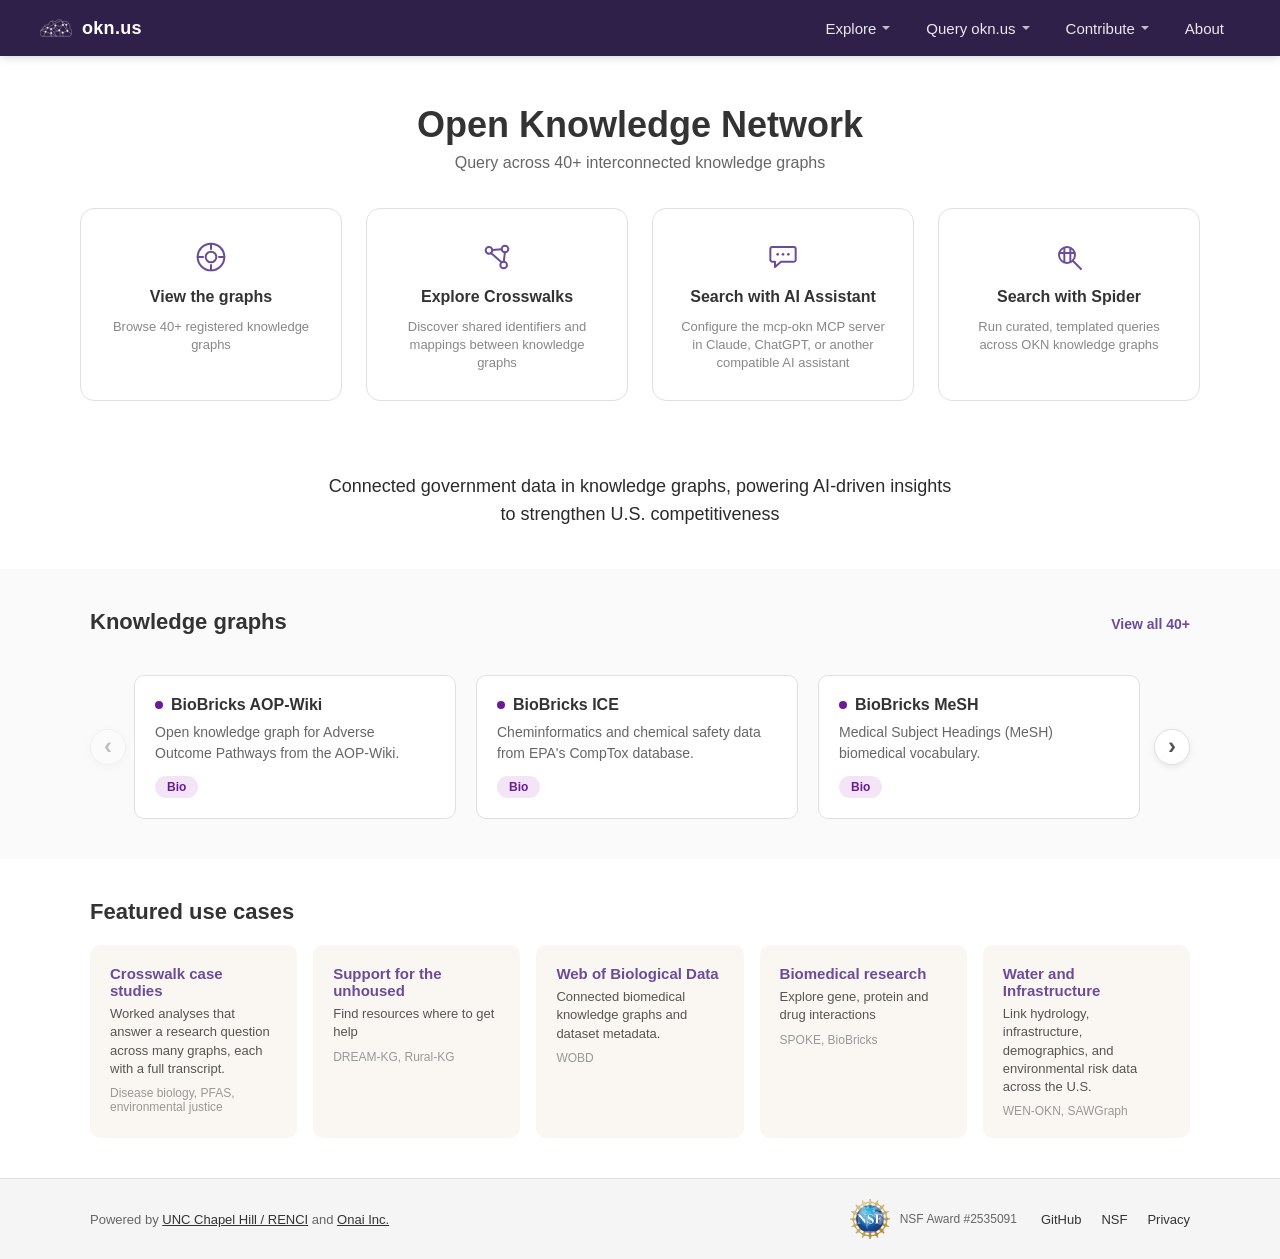
<file: index.html>
<!DOCTYPE html>
<html>

<head>
    <meta charset="UTF-8">
    <meta name="viewport" content="width=device-width, initial-scale=1.0">
    <title>OKN — Open Knowledge Network</title>

    <link rel="icon" type="image/png" href="resources/favicon.png">

    

    <!-- Design System -->
    <link rel="stylesheet" type="text/css" href="css/design-system.css">

    <!-- Header Styles -->
    <link rel="stylesheet" type="text/css" href="css/header.css">

    <!-- Main Application Styles -->
    <link rel="stylesheet" type="text/css" href="css/app.css">
</head>

<body>
    <!-- Navbar -->
    <header id="site-header" class="site-navbar">
        <div class="navbar-inner">
            <div class="navbar-left">
                <button class="navbar-hamburger" id="hamburger-btn" aria-label="Menu">
                    <span></span><span></span><span></span>
                </button>
                <a href="index.html" class="navbar-brand">
                    <img src="resources/logo-small.svg" alt="OKN" class="navbar-logo" />
                    <span class="navbar-brand-text">okn.us</span>
                </a>
            </div>
            <nav class="navbar-links" id="navbar-links">
                
                
                <div class="nav-dropdown">
                    <button class="nav-link nav-dropdown-toggle">Explore</button>
                    <div class="nav-dropdown-menu">
                        
                        <a href="https://registry.okn.us/" class="nav-dropdown-item">Fabric</a>
                        
                        <a href="https://registry.okn.us/registry/" class="nav-dropdown-item">okn.us Registry</a>
                        
                        <a href="https://apps.okn.us/embeddings/" class="nav-dropdown-item">Embeddings</a>
                        
                    </div>
                </div>
                
                
                
                <div class="nav-dropdown">
                    <button class="nav-link nav-dropdown-toggle">Query okn.us</button>
                    <div class="nav-dropdown-menu">
                        
                        <a href="https://apps.okn.us/" class="nav-dropdown-item">SPARQL</a>
                        
                        <a href="https://registry.okn.us/query/query-page/" class="nav-dropdown-item">Query Tool</a>
                        
                        <a href="https://registry.okn.us/query/sample-query-library/" class="nav-dropdown-item">Sample Query Library</a>
                        
                        <a href="https://okn.us/mcp" class="nav-dropdown-item">MCP Server</a>
                        
                    </div>
                </div>
                
                
                
                <div class="nav-dropdown">
                    <button class="nav-link nav-dropdown-toggle">Contribute</button>
                    <div class="nav-dropdown-menu">
                        
                        <a href="https://registry.okn.us/book/" class="nav-dropdown-item">Building Graphs</a>
                        
                        <a href="https://registry.okn.us/help/" class="nav-dropdown-item">Uploading Graphs</a>
                        
                    </div>
                </div>
                
                
                
                <a href="https://www.proto-okn.net/" class="nav-link">About</a>
                
                
                
                
            </nav>
        </div>
    </header>

    <!-- Mobile nav drawer -->
    <div class="mobile-nav-overlay" id="mobile-nav-overlay"></div>
    <nav class="mobile-nav-drawer" id="mobile-nav-drawer">
        <button class="mobile-nav-close" id="mobile-nav-close" aria-label="Close menu">&times;</button>
        
        
        <div class="mobile-nav-group">
            <span class="mobile-nav-heading">Explore</span>
            
            <a href="https://registry.okn.us/" class="mobile-nav-link">Fabric</a>
            
            <a href="https://registry.okn.us/registry/" class="mobile-nav-link">okn.us Registry</a>
            
            <a href="https://apps.okn.us/embeddings/" class="mobile-nav-link">Embeddings</a>
            
        </div>
        
        
        
        <div class="mobile-nav-group">
            <span class="mobile-nav-heading">Query okn.us</span>
            
            <a href="https://apps.okn.us/" class="mobile-nav-link">SPARQL</a>
            
            <a href="https://registry.okn.us/query/query-page/" class="mobile-nav-link">Query Tool</a>
            
            <a href="https://registry.okn.us/query/sample-query-library/" class="mobile-nav-link">Sample Query Library</a>
            
            <a href="https://okn.us/mcp" class="mobile-nav-link">MCP Server</a>
            
        </div>
        
        
        
        <div class="mobile-nav-group">
            <span class="mobile-nav-heading">Contribute</span>
            
            <a href="https://registry.okn.us/book/" class="mobile-nav-link">Building Graphs</a>
            
            <a href="https://registry.okn.us/help/" class="mobile-nav-link">Uploading Graphs</a>
            
        </div>
        
        
        
        <a href="https://www.proto-okn.net/" class="mobile-nav-link">About</a>
        
        
    </nav>

    
    <!-- Hero Section -->
    <section class="landing-hero">
        <h1 class="hero-title">Open Knowledge Network</h1>
        <p class="hero-subtitle">Query across 40+ interconnected knowledge graphs</p>

        <!-- Hero Buttons -->
        <div class="hero-buttons">
            
            <a href="https://registry.okn.us/registry/" class="hero-btn">
                <div class="hero-btn-icon"><svg viewBox="0 0 24 24" fill="none" stroke="currentColor" stroke-width="1.5" stroke-linecap="round" stroke-linejoin="round"><circle cx="12" cy="12" r="10"/><circle cx="12" cy="12" r="4"/><line x1="12" y1="2" x2="12" y2="6"/><line x1="12" y1="18" x2="12" y2="22"/><line x1="2" y1="12" x2="6" y2="12"/><line x1="18" y1="12" x2="22" y2="12"/></svg></div>
                <span class="hero-btn-label">View the graphs</span>
                <span class="hero-btn-desc">Browse 40+ registered knowledge graphs</span>
            </a>
            
            <a href="crosswalks.html" class="hero-btn">
                <div class="hero-btn-icon"><svg viewBox="0 0 24 24" fill="none" stroke="currentColor" stroke-width="1.5" stroke-linecap="round" stroke-linejoin="round"><circle cx="6" cy="7" r="2.5"/><circle cx="18" cy="6" r="2.5"/><circle cx="17" cy="18" r="2.5"/><line x1="8.4" y1="6.8" x2="15.5" y2="6.2"/><line x1="7.6" y1="9.1" x2="15.4" y2="15.9"/><line x1="17.9" y1="8.5" x2="17.1" y2="15.5"/></svg></div>
                <span class="hero-btn-label">Explore Crosswalks</span>
                <span class="hero-btn-desc">Discover shared identifiers and mappings between knowledge graphs</span>
            </a>

            <a href="https://okn.us/mcp" class="hero-btn">
                <div class="hero-btn-icon"><svg viewBox="0 0 24 24" fill="none" stroke="currentColor" stroke-width="1.5" stroke-linecap="round" stroke-linejoin="round"><path d="M4 4.5h16A1.5 1.5 0 0 1 21.5 6v8a1.5 1.5 0 0 1-1.5 1.5h-9.5L6 19.5V15.5H4A1.5 1.5 0 0 1 2.5 14V6A1.5 1.5 0 0 1 4 4.5z"/><circle cx="8" cy="10" r="1" fill="currentColor" stroke="none"/><circle cx="12" cy="10" r="1" fill="currentColor" stroke="none"/><circle cx="16" cy="10" r="1" fill="currentColor" stroke="none"/></svg></div>
                <span class="hero-btn-label">Search with AI Assistant</span>
                <span class="hero-btn-desc">Configure the mcp-okn MCP server in Claude, ChatGPT, or another compatible AI assistant</span>
            </a>

            <a href="https://okn.us/search" class="hero-btn">
                <div class="hero-btn-icon"><svg viewBox="0 0 24 24" fill="none" stroke="currentColor" stroke-width="1.5" stroke-linecap="round" stroke-linejoin="round"><circle cx="10.5" cy="10.5" r="6"/><line x1="15" y1="15" x2="21" y2="21"/><line x1="5" y1="9" x2="16" y2="9"/><line x1="8.5" y1="5.2" x2="8.5" y2="15.8"/><line x1="13" y1="5.2" x2="13" y2="15.8"/></svg></div>
                <span class="hero-btn-label">Search with Spider</span>
                <span class="hero-btn-desc">Run curated, templated queries across OKN knowledge graphs</span>
            </a>

        </div>


        <p class="hero-blurb">Connected government data in knowledge graphs, powering AI-driven insights to strengthen U.S. competitiveness</p>
    </section>

    <!-- Knowledge Graphs Section -->
    <section class="section-cards">
        <div class="section-cards-inner">
            <div class="section-cards-header">
                <h2 class="section-cards-title">Knowledge graphs</h2>
                <a href="https://registry.okn.us/registry/" class="section-cards-view-all"  rel="noopener noreferrer">View all 40+</a>
            </div>
            <!-- Carousel: horizontal scroll with arrow controls. Cards
                 keep a fixed width so 40+ entries don't squeeze. JS in
                 scripts.js wires the arrows; without JS, native scroll
                 still works (drag, trackpad, touch). -->
            <div class="kg-carousel" data-carousel="kg">
                <button class="kg-carousel-arrow left" data-carousel-arrow="left" aria-label="Scroll left" type="button">&#8249;</button>
                <div class="kg-carousel-track" data-carousel-track>
                    
                    <a href="https://registry.okn.us/registry/kgs/biobricks-aopwiki/" class="kg-card"  rel="noopener noreferrer" title="BioBricks AOP-Wiki is an open knowledge graph for Adverse Outcome Pathways from the AOP-Wiki.">
                        <div class="kg-card-header">
                            <span class="kg-status-dot" style="background: #6A1B9A;"></span>
                            <strong class="kg-card-name">BioBricks AOP-Wiki</strong>
                        </div>
                        <p class="kg-card-desc">Open knowledge graph for Adverse Outcome Pathways from the AOP-Wiki.</p>
                        <span class="kg-card-tag" style="color: #6A1B9A; background: #F3E5F5;">Bio</span>
                    </a>
                    
                    <a href="https://registry.okn.us/registry/kgs/biobricks-ice/" class="kg-card"  rel="noopener noreferrer" title="BioBricks ICE (Integrated Chemical Environment) is an open knowledge graph for cheminformatics and chemical safety data from EPA&#39;s CompTox database.">
                        <div class="kg-card-header">
                            <span class="kg-status-dot" style="background: #6A1B9A;"></span>
                            <strong class="kg-card-name">BioBricks ICE</strong>
                        </div>
                        <p class="kg-card-desc">Cheminformatics and chemical safety data from EPA&#39;s CompTox database.</p>
                        <span class="kg-card-tag" style="color: #6A1B9A; background: #F3E5F5;">Bio</span>
                    </a>
                    
                    <a href="https://registry.okn.us/registry/kgs/biobricks-mesh/" class="kg-card"  rel="noopener noreferrer" title="BioBricks MeSH is an open knowledge graph of Medical Subject Headings (MeSH) biomedical vocabulary.">
                        <div class="kg-card-header">
                            <span class="kg-status-dot" style="background: #6A1B9A;"></span>
                            <strong class="kg-card-name">BioBricks MeSH</strong>
                        </div>
                        <p class="kg-card-desc">Medical Subject Headings (MeSH) biomedical vocabulary.</p>
                        <span class="kg-card-tag" style="color: #6A1B9A; background: #F3E5F5;">Bio</span>
                    </a>
                    
                    <a href="https://registry.okn.us/registry/kgs/biobricks-pubchem-annotations/" class="kg-card"  rel="noopener noreferrer" title="BioBricks PubChem Annotations is an open knowledge graph of chemical annotations from PubChem.">
                        <div class="kg-card-header">
                            <span class="kg-status-dot" style="background: #6A1B9A;"></span>
                            <strong class="kg-card-name">BioBricks PubChem Annotations</strong>
                        </div>
                        <p class="kg-card-desc">Chemical annotations from PubChem.</p>
                        <span class="kg-card-tag" style="color: #6A1B9A; background: #F3E5F5;">Bio</span>
                    </a>
                    
                    <a href="https://registry.okn.us/registry/kgs/biobricks-tox21/" class="kg-card"  rel="noopener noreferrer" title="BioBricks Tox21 is an open knowledge graph for Tox21 toxicology screening data.">
                        <div class="kg-card-header">
                            <span class="kg-status-dot" style="background: #6A1B9A;"></span>
                            <strong class="kg-card-name">BioBricks Tox21</strong>
                        </div>
                        <p class="kg-card-desc">Tox21 toxicology screening data.</p>
                        <span class="kg-card-tag" style="color: #6A1B9A; background: #F3E5F5;">Bio</span>
                    </a>
                    
                    <a href="https://registry.okn.us/registry/kgs/biobricks-toxcast/" class="kg-card"  rel="noopener noreferrer" title="BioBricks ToxCast is an open knowledge graph for EPA ToxCast high-throughput screening data.">
                        <div class="kg-card-header">
                            <span class="kg-status-dot" style="background: #6A1B9A;"></span>
                            <strong class="kg-card-name">BioBricks ToxCast</strong>
                        </div>
                        <p class="kg-card-desc">EPA ToxCast high-throughput screening data.</p>
                        <span class="kg-card-tag" style="color: #6A1B9A; background: #F3E5F5;">Bio</span>
                    </a>
                    
                    <a href="https://registry.okn.us/registry/kgs/biohealth/" class="kg-card"  rel="noopener noreferrer" title="Bio-Health KG is a dynamically-updated open knowledge network for health, integrating biomedical insights with social determinants of health.">
                        <div class="kg-card-header">
                            <span class="kg-status-dot" style="background: #C62828;"></span>
                            <strong class="kg-card-name">Bio-Health KG</strong>
                        </div>
                        <p class="kg-card-desc">Biomedical insights with social determinants of health.</p>
                        <span class="kg-card-tag" style="color: #C62828; background: #FFEBEE;">Health</span>
                    </a>
                    
                    <a href="https://registry.okn.us/registry/kgs/biomarkerkg/" class="kg-card"  rel="noopener noreferrer" title="The BiomarkerKB knowledge graph is a structured network that connects biomarkers to diseases, drugs, biological entities, and evidence from the scientific literature.">
                        <div class="kg-card-header">
                            <span class="kg-status-dot" style="background: #C62828;"></span>
                            <strong class="kg-card-name">BiomarkerKB KG</strong>
                        </div>
                        <p class="kg-card-desc">Biomarkers, diseases, drugs, and supporting literature.</p>
                        <span class="kg-card-tag" style="color: #C62828; background: #FFEBEE;">Health</span>
                    </a>
                    
                    <a href="https://registry.okn.us/registry/kgs/climatemodelskg/" class="kg-card"  rel="noopener noreferrer" title="Climate Models KG is a knowledge graph to support evaluation and development of climate models.">
                        <div class="kg-card-header">
                            <span class="kg-status-dot" style="background: #0277BD;"></span>
                            <strong class="kg-card-name">Climate Models KG</strong>
                        </div>
                        <p class="kg-card-desc">Evaluation and development of climate models.</p>
                        <span class="kg-card-tag" style="color: #0277BD; background: #E1F5FE;">Climate</span>
                    </a>
                    
                    <a href="https://registry.okn.us/registry/kgs/dreamkg/" class="kg-card"  rel="noopener noreferrer" title="Develop Dynamic, REsponsive, Adaptive, and Multifaceted Knowledge Graphs to Address Homelessness With Explainable AI">
                        <div class="kg-card-header">
                            <span class="kg-status-dot" style="background: #AD1457;"></span>
                            <strong class="kg-card-name">DREAM-KG</strong>
                        </div>
                        <p class="kg-card-desc">Dynamic, adaptive knowledge graphs to address homelessness.</p>
                        <span class="kg-card-tag" style="color: #AD1457; background: #FCE4EC;">Social</span>
                    </a>
                    
                    <a href="https://registry.okn.us/registry/kgs/evoweb/" class="kg-card"  rel="noopener noreferrer" title="EvoWeb - An Open Knowledge Graph of Co-evolving Genes (NIAID)">
                        <div class="kg-card-header">
                            <span class="kg-status-dot" style="background: #6A1B9A;"></span>
                            <strong class="kg-card-name">EvoWeb</strong>
                        </div>
                        <p class="kg-card-desc">Co-evolving genes (NIAID).</p>
                        <span class="kg-card-tag" style="color: #6A1B9A; background: #F3E5F5;">Bio</span>
                    </a>
                    
                    <a href="https://registry.okn.us/registry/kgs/fiokg/" class="kg-card"  rel="noopener noreferrer" title="The FRS (Facility Registry Service) KG is the part of the SAWGraph project that stores data about facilities from EPA&#39;s Facility Registry service (FRS) together with their NAICS industry classification and the spatial location.">
                        <div class="kg-card-header">
                            <span class="kg-status-dot" style="background: #2E7D32;"></span>
                            <strong class="kg-card-name">SAWGraph FRS KG</strong>
                        </div>
                        <p class="kg-card-desc">EPA Facility Registry data with NAICS classification and location.</p>
                        <span class="kg-card-tag" style="color: #2E7D32; background: #E8F5E9;">Environment</span>
                    </a>
                    
                    <a href="https://registry.okn.us/registry/kgs/gene-expression-atlas-okn/" class="kg-card"  rel="noopener noreferrer" title="Selected studies from the Gene Expression Atlas (https://www.ebi.ac.uk/gxa/home).">
                        <div class="kg-card-header">
                            <span class="kg-status-dot" style="background: #6A1B9A;"></span>
                            <strong class="kg-card-name">Gene Expression Atlas</strong>
                        </div>
                        <p class="kg-card-desc">Selected studies from the Gene Expression Atlas.</p>
                        <span class="kg-card-tag" style="color: #6A1B9A; background: #F3E5F5;">Bio</span>
                    </a>
                    
                    <a href="https://registry.okn.us/registry/kgs/geoconnex/" class="kg-card"  rel="noopener noreferrer" title="Geoconnex is an open, community-driven knowledge graph linking U.S. hydrologic features to enable seamless water data discovery, access, and collaborative monitoring.">
                        <div class="kg-card-header">
                            <span class="kg-status-dot" style="background: #00838F;"></span>
                            <strong class="kg-card-name">GEOCONNEX</strong>
                        </div>
                        <p class="kg-card-desc">Linked U.S. hydrologic features for water data discovery.</p>
                        <span class="kg-card-tag" style="color: #00838F; background: #E0F7FA;">Water</span>
                    </a>
                    
                    <a href="https://registry.okn.us/registry/kgs/hydrologykg/" class="kg-card"  rel="noopener noreferrer" title="The Hydrology KG is the part of the SAWGraph project that describes streams, waterbodies and wells and their locations.">
                        <div class="kg-card-header">
                            <span class="kg-status-dot" style="background: #00838F;"></span>
                            <strong class="kg-card-name">SAWGraph Hydrology KG</strong>
                        </div>
                        <p class="kg-card-desc">Streams, waterbodies and wells with their locations.</p>
                        <span class="kg-card-tag" style="color: #00838F; background: #E0F7FA;">Water</span>
                    </a>
                    
                    <a href="https://registry.okn.us/registry/kgs/identifier-mappings/" class="kg-card"  rel="noopener noreferrer" title="Mappings using standard RDF predicates between Wikidata entities and external identifiers represented as RDF IRIs">
                        <div class="kg-card-header">
                            <span class="kg-status-dot" style="background: #455A64;"></span>
                            <strong class="kg-card-name">ID Mappings</strong>
                        </div>
                        <p class="kg-card-desc">Mappings between Wikidata entities and external identifiers.</p>
                        <span class="kg-card-tag" style="color: #455A64; background: #ECEFF1;">Reference</span>
                    </a>
                    
                    <a href="https://registry.okn.us/registry/kgs/maudekg/" class="kg-card"  rel="noopener noreferrer" title="Knowledge graph constructed from FDA MAUDE adverse event reports using standardized FDA product codes.">
                        <div class="kg-card-header">
                            <span class="kg-status-dot" style="background: #C62828;"></span>
                            <strong class="kg-card-name">FDA MAUDE Adverse Events</strong>
                        </div>
                        <p class="kg-card-desc">FDA MAUDE adverse event reports with standardized product codes.</p>
                        <span class="kg-card-tag" style="color: #C62828; background: #FFEBEE;">Health</span>
                    </a>
                    
                    <a href="https://registry.okn.us/registry/kgs/nasa-gesdisc-kg/" class="kg-card"  rel="noopener noreferrer" title="The NASA Knowledge Graph Dataset is an expansive graph-based dataset designed to integrate and interconnect information about satellite datasets, scientific publications, instruments, platforms, projects, data centers, and science keywords.">
                        <div class="kg-card-header">
                            <span class="kg-status-dot" style="background: #1565C0;"></span>
                            <strong class="kg-card-name">NASA-GESDISC-KG</strong>
                        </div>
                        <p class="kg-card-desc">Satellite datasets, publications, instruments, platforms, and projects.</p>
                        <span class="kg-card-tag" style="color: #1565C0; background: #E3F2FD;">Space</span>
                    </a>
                    
                    <a href="https://registry.okn.us/registry/kgs/ncipidkg/" class="kg-card"  rel="noopener noreferrer" title="The NCI-PID 2.0 Knowledge Graph converts NCI Pathway Interaction Database version 2.0 networks into RDF, capturing protein interactions, signaling pathways, and post-translational modifications enriched with INDRA evidence metadata.">
                        <div class="kg-card-header">
                            <span class="kg-status-dot" style="background: #6A1B9A;"></span>
                            <strong class="kg-card-name">NCI-PID 2.0 KG</strong>
                        </div>
                        <p class="kg-card-desc">NCI Pathway Interaction Database in RDF with INDRA evidence metadata.</p>
                        <span class="kg-card-tag" style="color: #6A1B9A; background: #F3E5F5;">Bio</span>
                    </a>
                    
                    <a href="https://registry.okn.us/registry/kgs/nde/" class="kg-card"  rel="noopener noreferrer" title="The nde (NIAID Data Ecosystem) KG contains infectious and immune-mediated disease datasets. These include datasets from NIAID-funded repositories as well as globally-relevant infectious and immune-mediated disease (IID) repositories from NIH and beyond.">
                        <div class="kg-card-header">
                            <span class="kg-status-dot" style="background: #C62828;"></span>
                            <strong class="kg-card-name">NIAID Data Ecosystem KG</strong>
                        </div>
                        <p class="kg-card-desc">Infectious and immune-mediated disease datasets.</p>
                        <span class="kg-card-tag" style="color: #C62828; background: #FFEBEE;">Health</span>
                    </a>
                    
                    <a href="https://registry.okn.us/registry/kgs/nikg/" class="kg-card"  rel="noopener noreferrer" title="Neighborhood Information KG (NIKG) is a knowledge graph warehouse for neighborhood information.">
                        <div class="kg-card-header">
                            <span class="kg-status-dot" style="background: #AD1457;"></span>
                            <strong class="kg-card-name">Neighborhood Information KG</strong>
                        </div>
                        <p class="kg-card-desc">Knowledge graph warehouse for neighborhood information.</p>
                        <span class="kg-card-tag" style="color: #AD1457; background: #FCE4EC;">Social</span>
                    </a>
                    
                    <a href="https://registry.okn.us/registry/kgs/oard-kg/" class="kg-card"  rel="noopener noreferrer" title="Open Annotations for Rare Diseases (OARD) Knowledge Graph — clinical associations between rare diseases and phenotypes derived from electronic health records.">
                        <div class="kg-card-header">
                            <span class="kg-status-dot" style="background: #C62828;"></span>
                            <strong class="kg-card-name">OARD Rare-Disease KG</strong>
                        </div>
                        <p class="kg-card-desc">Rare-disease and phenotype associations from electronic health records.</p>
                        <span class="kg-card-tag" style="color: #C62828; background: #FFEBEE;">Health</span>
                    </a>
                    
                    <a href="https://registry.okn.us/registry/kgs/okn-void/" class="kg-card"  rel="noopener noreferrer" title="Collected VoID (Vocabulary of Interlinked Datasets) metadata for all OKN graphs">
                        <div class="kg-card-header">
                            <span class="kg-status-dot" style="background: #455A64;"></span>
                            <strong class="kg-card-name">OKN VoID Descriptions</strong>
                        </div>
                        <p class="kg-card-desc">Vocabulary of Interlinked Datasets metadata for all OKN graphs.</p>
                        <span class="kg-card-tag" style="color: #455A64; background: #ECEFF1;">Reference</span>
                    </a>
                    
                    <a href="https://registry.okn.us/registry/kgs/pankgraph/" class="kg-card"  rel="noopener noreferrer" title="PanKgraph — PanKbase Knowledge Graph (NIDDK)">
                        <div class="kg-card-header">
                            <span class="kg-status-dot" style="background: #6A1B9A;"></span>
                            <strong class="kg-card-name">PanKgraph</strong>
                        </div>
                        <p class="kg-card-desc">PanKbase Knowledge Graph (NIDDK).</p>
                        <span class="kg-card-tag" style="color: #6A1B9A; background: #F3E5F5;">Bio</span>
                    </a>
                    
                    <a href="https://registry.okn.us/registry/kgs/phaseskg/" class="kg-card"  rel="noopener noreferrer" title="Knowledge graph Promoting Healthy Aging through Semantic Enrichment">
                        <div class="kg-card-header">
                            <span class="kg-status-dot" style="background: #C62828;"></span>
                            <strong class="kg-card-name">PHASES KG</strong>
                        </div>
                        <p class="kg-card-desc">Promoting Healthy Aging through Semantic Enrichment.</p>
                        <span class="kg-card-tag" style="color: #C62828; background: #FFEBEE;">Health</span>
                    </a>
                    
                    <a href="https://registry.okn.us/registry/kgs/prokn/" class="kg-card"  rel="noopener noreferrer" title="The Protein Knowledge Network (ProKN) integrates protein-centric data with the genomic-centric datasets of the Common Fund Data Ecosystem (CFDE), spanning heterogeneous biological data types across multiple domains.">
                        <div class="kg-card-header">
                            <span class="kg-status-dot" style="background: #6A1B9A;"></span>
                            <strong class="kg-card-name">Protein Knowledge Network</strong>
                        </div>
                        <p class="kg-card-desc">Protein-centric data integrated with the Common Fund Data Ecosystem.</p>
                        <span class="kg-card-tag" style="color: #6A1B9A; background: #F3E5F5;">Bio</span>
                    </a>
                    
                    <a href="https://registry.okn.us/registry/kgs/rdkg/" class="kg-card"  rel="noopener noreferrer" title="RDKG is an open knowledge graph for rare diseases that integrates standardized disease identifiers and cross-references to support discovery and evidence synthesis.">
                        <div class="kg-card-header">
                            <span class="kg-status-dot" style="background: #C62828;"></span>
                            <strong class="kg-card-name">Rare Disease KG</strong>
                        </div>
                        <p class="kg-card-desc">Open KG for rare diseases with standardized identifiers and cross-references.</p>
                        <span class="kg-card-tag" style="color: #C62828; background: #FFEBEE;">Health</span>
                    </a>
                    
                    <a href="https://registry.okn.us/registry/kgs/ruralkg/" class="kg-card"  rel="noopener noreferrer" title="Rural Resilience KG is a cross-domain knowledge graph to integrate health and justice for rural resilience.">
                        <div class="kg-card-header">
                            <span class="kg-status-dot" style="background: #AD1457;"></span>
                            <strong class="kg-card-name">Rural Resilience KG</strong>
                        </div>
                        <p class="kg-card-desc">Health and justice for rural resilience.</p>
                        <span class="kg-card-tag" style="color: #AD1457; background: #FCE4EC;">Social</span>
                    </a>
                    
                    <a href="https://registry.okn.us/registry/kgs/sawgraph/" class="kg-card"  rel="noopener noreferrer" title="The Safe Agricultural Products and Water Graph (SAWGraph) PFAS KG stores data on PFAS observations and releases, describing the samples, the geospatial features they were taken from, the sampled environmental media, the specific chemical substances and the measurement values observed.">
                        <div class="kg-card-header">
                            <span class="kg-status-dot" style="background: #2E7D32;"></span>
                            <strong class="kg-card-name">SAWGraph PFAS KG</strong>
                        </div>
                        <p class="kg-card-desc">PFAS observations, samples, and environmental measurements.</p>
                        <span class="kg-card-tag" style="color: #2E7D32; background: #E8F5E9;">Environment</span>
                    </a>
                    
                    <a href="https://registry.okn.us/registry/kgs/scales/" class="kg-card"  rel="noopener noreferrer" title="SCALES is an integrated justice platform to connect criminal justice data across data silos.">
                        <div class="kg-card-header">
                            <span class="kg-status-dot" style="background: #333333;"></span>
                            <strong class="kg-card-name">SCALES</strong>
                        </div>
                        <p class="kg-card-desc">Criminal justice data across silos.</p>
                        <span class="kg-card-tag" style="color: #333333; background: #F5F5F5;">Justice</span>
                    </a>
                    
                    <a href="https://registry.okn.us/registry/kgs/securechainkg/" class="kg-card"  rel="noopener noreferrer" title="SecureChain is a knowledge graph for resilient, trustworthy, and secure software supply chains.">
                        <div class="kg-card-header">
                            <span class="kg-status-dot" style="background: #5D4037;"></span>
                            <strong class="kg-card-name">SecureChain KG</strong>
                        </div>
                        <p class="kg-card-desc">Resilient, trustworthy, and secure software supply chains.</p>
                        <span class="kg-card-tag" style="color: #5D4037; background: #EFEBE9;">Security</span>
                    </a>
                    
                    <a href="https://registry.okn.us/registry/kgs/semopenalex/" class="kg-card"  rel="noopener noreferrer" title="Comprehensive information on scientific publications and related entities.">
                        <div class="kg-card-header">
                            <span class="kg-status-dot" style="background: #283593;"></span>
                            <strong class="kg-card-name">SemOpenAlex</strong>
                        </div>
                        <p class="kg-card-desc">Scientific publications and related entities.</p>
                        <span class="kg-card-tag" style="color: #283593; background: #E8EAF6;">Science</span>
                    </a>
                    
                    <a href="https://registry.okn.us/registry/kgs/sockg/" class="kg-card"  rel="noopener noreferrer" title="The Soil Organic Carbon Knowledge Graph (SOCKG) enhances robust soil carbon modeling, which is crucial for voluntary carbon markets.">
                        <div class="kg-card-header">
                            <span class="kg-status-dot" style="background: #827717;"></span>
                            <strong class="kg-card-name">SOC-KG</strong>
                        </div>
                        <p class="kg-card-desc">Soil organic carbon for robust soil carbon modeling.</p>
                        <span class="kg-card-tag" style="color: #827717; background: #F9FBE7;">Soil</span>
                    </a>
                    
                    <a href="https://registry.okn.us/registry/kgs/spatialkg/" class="kg-card"  rel="noopener noreferrer" title="The SAWGraph Spatial KG is part of the Safe Agricultural Products and Water Graph (SAWGraph) project. It contains all the Level 13 grid cells from the S2 grid as well as administrative regions of levels 1 to 3 (states, counties, and county subdivisions) and the spatial relationships between them for the 48 contiguous states in the U.S.">
                        <div class="kg-card-header">
                            <span class="kg-status-dot" style="background: #2E7D32;"></span>
                            <strong class="kg-card-name">SAWGraph Spatial KG</strong>
                        </div>
                        <p class="kg-card-desc">S2 grid cells and U.S. administrative regions with spatial relationships.</p>
                        <span class="kg-card-tag" style="color: #2E7D32; background: #E8F5E9;">Environment</span>
                    </a>
                    
                    <a href="https://registry.okn.us/registry/kgs/spoke-genelab/" class="kg-card"  rel="noopener noreferrer" title="The spoke-genelab KG complements the spokeokn (SPOKE Open Knowledge Network) KG and is designed to integrate omics data from NASA&#39;s Open Science Data Repository (OSDR/GeneLab), which hosts results from spaceflight experiments.">
                        <div class="kg-card-header">
                            <span class="kg-status-dot" style="background: #1565C0;"></span>
                            <strong class="kg-card-name">SPOKE GeneLab</strong>
                        </div>
                        <p class="kg-card-desc">Omics data from NASA&#39;s Open Science Data Repository (GeneLab).</p>
                        <span class="kg-card-tag" style="color: #1565C0; background: #E3F2FD;">Space</span>
                    </a>
                    
                    <a href="https://registry.okn.us/registry/kgs/spoke-okn/" class="kg-card"  rel="noopener noreferrer" title="The spoke-okn (SPOKE Open Knowledge Network) KG is a comprehensive biomedical and environmental health knowledge graph that integrates diverse data across genomics, environmental science, and public health.">
                        <div class="kg-card-header">
                            <span class="kg-status-dot" style="background: #C62828;"></span>
                            <strong class="kg-card-name">SPOKE-OKN</strong>
                        </div>
                        <p class="kg-card-desc">Biomedical and environmental health data across genomics and public health.</p>
                        <span class="kg-card-tag" style="color: #C62828; background: #FFEBEE;">Health</span>
                    </a>
                    
                    <a href="https://registry.okn.us/registry/kgs/sudokn/" class="kg-card"  rel="noopener noreferrer" title="Supply and Demand Open Knowledge Network is an interconnected network of publicly available manufacturing capability data focused on Small and Medium-Sized Manufacturers.">
                        <div class="kg-card-header">
                            <span class="kg-status-dot" style="background: #EF6C00;"></span>
                            <strong class="kg-card-name">SUDOKN</strong>
                        </div>
                        <p class="kg-card-desc">Manufacturing capability data for small and medium-sized manufacturers.</p>
                        <span class="kg-card-tag" style="color: #EF6C00; background: #FFF3E0;">Industry</span>
                    </a>
                    
                    <a href="https://registry.okn.us/registry/kgs/ubergraph/" class="kg-card"  rel="noopener noreferrer" title="Integrated suite of OBO ontologies with precomputed inferred relationships">
                        <div class="kg-card-header">
                            <span class="kg-status-dot" style="background: #455A64;"></span>
                            <strong class="kg-card-name">Ubergraph</strong>
                        </div>
                        <p class="kg-card-desc">OBO ontologies with precomputed inferred relationships.</p>
                        <span class="kg-card-tag" style="color: #455A64; background: #ECEFF1;">Reference</span>
                    </a>
                    
                    <a href="https://registry.okn.us/registry/kgs/ufokn/" class="kg-card"  rel="noopener noreferrer" title="The Urban Flooding Open Knowledge Network (UF-OKN) is an informational infrastructure built using knowledge graphs aiming to extract structured content from the information scattered across open-source geospatial datasets and hydrologic models.">
                        <div class="kg-card-header">
                            <span class="kg-status-dot" style="background: #00838F;"></span>
                            <strong class="kg-card-name">UF-OKN</strong>
                        </div>
                        <p class="kg-card-desc">Urban flooding from open geospatial datasets and hydrologic models.</p>
                        <span class="kg-card-tag" style="color: #00838F; background: #E0F7FA;">Water</span>
                    </a>
                    
                    <a href="https://registry.okn.us/registry/kgs/wikidata/" class="kg-card"  rel="noopener noreferrer" title="Wikidata is a free and open knowledge base that can be read and edited by both humans and machines">
                        <div class="kg-card-header">
                            <span class="kg-status-dot" style="background: #455A64;"></span>
                            <strong class="kg-card-name">Wikidata</strong>
                        </div>
                        <p class="kg-card-desc">Free and open knowledge base, readable and editable by humans and machines.</p>
                        <span class="kg-card-tag" style="color: #455A64; background: #ECEFF1;">Reference</span>
                    </a>
                    
                    <a href="https://registry.okn.us/registry/kgs/wildlifekn/" class="kg-card"  rel="noopener noreferrer" title="This project seeks to create a comprehensive, integrative knowledge network for the management of wildlife in the context of climate change">
                        <div class="kg-card-header">
                            <span class="kg-status-dot" style="background: #558B2F;"></span>
                            <strong class="kg-card-name">Wildlife-KN</strong>
                        </div>
                        <p class="kg-card-desc">Wildlife management in the context of climate change.</p>
                        <span class="kg-card-tag" style="color: #558B2F; background: #F1F8E9;">Wildlife</span>
                    </a>
                    
                </div>
                <button class="kg-carousel-arrow right" data-carousel-arrow="right" aria-label="Scroll right" type="button">&#8250;</button>
            </div>
        </div>
    </section>

    <!-- Featured Use Cases Section -->
    <section class="section-cards section-use-cases">
        <div class="section-cards-inner">
            <h2 class="section-cards-title">Featured use cases</h2>
            <div class="use-cases-grid">
                
                <a href="https://github.com/sbl-sdsc/mcp-okn#case-studies" class="use-case-card" target="_blank" rel="noopener noreferrer">
                    <strong class="use-case-title">Crosswalk case studies</strong>
                    <span class="use-case-desc">Worked analyses that answer a research question across many graphs, each with a full transcript.</span>
                    <span class="use-case-graphs">Disease biology, PFAS, environmental justice</span>
                </a>

                <a href="https://registry.okn.us/registry/kgs/dreamkg/" class="use-case-card" rel="noopener noreferrer">
                    <strong class="use-case-title">Support for the unhoused</strong>
                    <span class="use-case-desc">Find resources where to get help</span>
                    <span class="use-case-graphs">DREAM-KG, Rural-KG</span>
                </a>
                
                <a href="https://apps.okn.us/wobd" class="use-case-card" rel="noopener noreferrer">
                    <strong class="use-case-title">Web of Biological Data</strong>
                    <span class="use-case-desc">Connected biomedical knowledge graphs and dataset metadata. </span>
                    <span class="use-case-graphs">WOBD</span>
                </a>
                
                <a href="https://registry.okn.us/registry/kgs/spoke-okn/" class="use-case-card" rel="noopener noreferrer">
                    <strong class="use-case-title">Biomedical research</strong>
                    <span class="use-case-desc">Explore gene, protein and drug interactions</span>
                    <span class="use-case-graphs">SPOKE, BioBricks</span>
                </a>
                
                <a href="https://deep-wenokn.streamlit.app/" class="use-case-card" rel="noopener noreferrer">
                    <strong class="use-case-title">Water and Infrastructure</strong>
                    <span class="use-case-desc">Link hydrology, infrastructure, demographics, and environmental risk data across the U.S.</span>
                    <span class="use-case-graphs">WEN-OKN, SAWGraph</span>
                </a>

            </div>
        </div>
    </section>


    <!-- Footer -->
    <footer class="site-footer">
        <div class="footer-inner">
            <div class="footer-left">
                <span class="footer-powered">Powered by <a href="https://renci.org/" target="_blank" rel="noopener noreferrer" class="footer-link-inline">UNC Chapel Hill / RENCI</a> and <a href="http://www.onai.com" target="_blank" rel="noopener noreferrer" class="footer-link-inline">Onai Inc.</a></span>
            </div>
            <div class="footer-nsf">
                <img src="resources/NSF_Official_logo_RGB.png" alt="National Science Foundation" class="nsf-logo" />
                <span class="nsf-award">NSF Award #2535091</span>
            </div>
            <div class="footer-links">
                
                <a href="https://github.com/frink-okn/okn-registry/" class="footer-link" target="_blank" rel="noopener noreferrer">GitHub</a>
                
                <a href="https://www.nsf.gov/" class="footer-link" target="_blank" rel="noopener noreferrer">NSF</a>
                
                <a href="https://okn.us/privacy" class="footer-link" >Privacy</a>
                
            </div>
        </div>
    </footer>

    <!-- Hamburger menu script -->
    <script>
    (function() {
        var btn = document.getElementById('hamburger-btn');
        var drawer = document.getElementById('mobile-nav-drawer');
        var overlay = document.getElementById('mobile-nav-overlay');
        var closeBtn = document.getElementById('mobile-nav-close');
        function openMenu() { drawer.classList.add('open'); overlay.classList.add('visible'); document.body.style.overflow = 'hidden'; }
        function closeMenu() { drawer.classList.remove('open'); overlay.classList.remove('visible'); document.body.style.overflow = ''; }
        btn.addEventListener('click', openMenu);
        closeBtn.addEventListener('click', closeMenu);
        overlay.addEventListener('click', closeMenu);
    })();
    </script>

    
    <script src="js/carousel.js"></script>

</body>

</html>
</file>
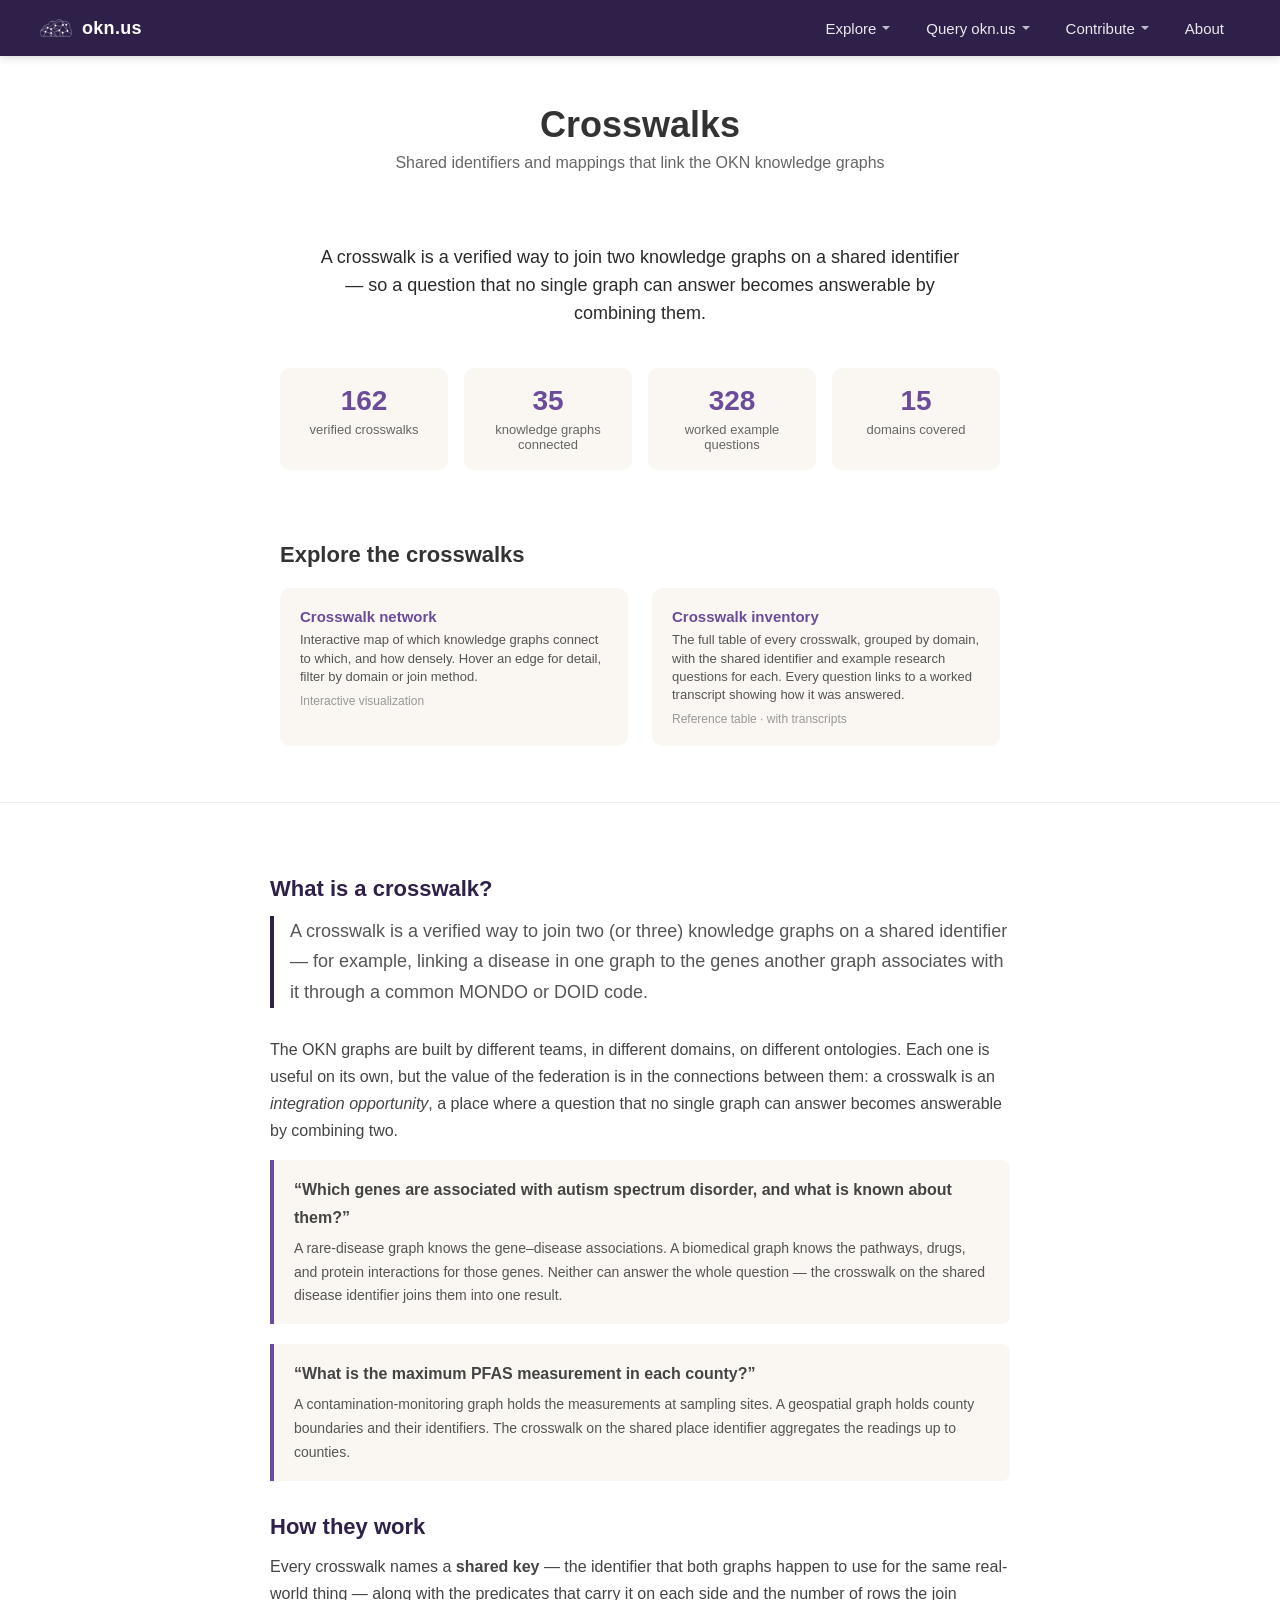
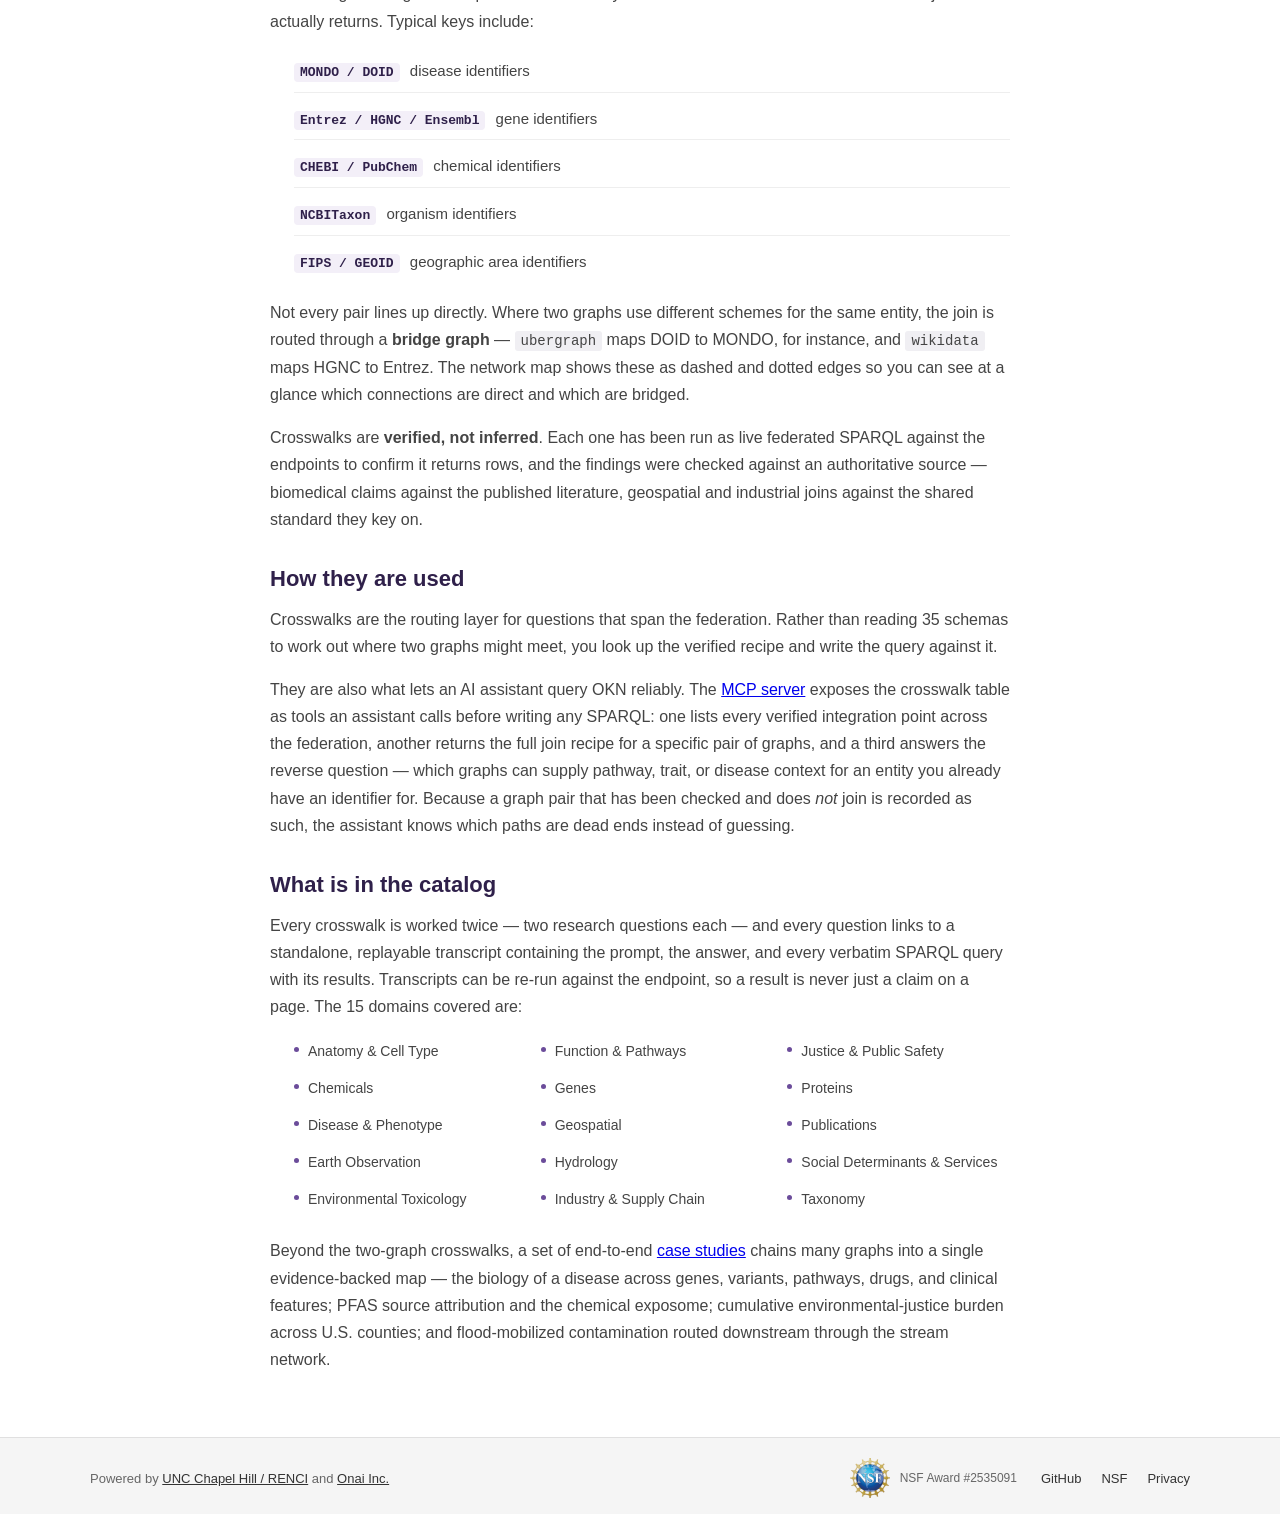
<file: crosswalks.html>
<!DOCTYPE html>
<html>

<head>
    <meta charset="UTF-8">
    <meta name="viewport" content="width=device-width, initial-scale=1.0">
    <title>Crosswalks — Open Knowledge Network</title>

    <link rel="icon" type="image/png" href="resources/favicon.png">

    <!-- Design System -->
    <link rel="stylesheet" type="text/css" href="css/design-system.css">

    <!-- Header Styles -->
    <link rel="stylesheet" type="text/css" href="css/header.css">

    <!-- Main Application Styles -->
    <link rel="stylesheet" type="text/css" href="css/app.css">
</head>

<body>
    <!-- Navbar -->
    <header id="site-header" class="site-navbar">
        <div class="navbar-inner">
            <div class="navbar-left">
                <button class="navbar-hamburger" id="hamburger-btn" aria-label="Menu">
                    <span></span><span></span><span></span>
                </button>
                <a href="index.html" class="navbar-brand">
                    <img src="resources/logo-small.svg" alt="OKN" class="navbar-logo" />
                    <span class="navbar-brand-text">okn.us</span>
                </a>
            </div>
            <nav class="navbar-links" id="navbar-links">

                <div class="nav-dropdown">
                    <button class="nav-link nav-dropdown-toggle">Explore</button>
                    <div class="nav-dropdown-menu">

                        <a href="https://registry.okn.us/" class="nav-dropdown-item">Fabric</a>

                        <a href="https://registry.okn.us/registry/" class="nav-dropdown-item">okn.us Registry</a>

                        <a href="https://apps.okn.us/embeddings/" class="nav-dropdown-item">Embeddings</a>

                    </div>
                </div>

                <div class="nav-dropdown">
                    <button class="nav-link nav-dropdown-toggle">Query okn.us</button>
                    <div class="nav-dropdown-menu">

                        <a href="https://apps.okn.us/" class="nav-dropdown-item">SPARQL</a>

                        <a href="https://registry.okn.us/query/query-page/" class="nav-dropdown-item">Query Tool</a>

                        <a href="https://registry.okn.us/query/sample-query-library/" class="nav-dropdown-item">Sample Query Library</a>

                        <a href="https://okn.us/mcp" class="nav-dropdown-item">MCP Server</a>

                    </div>
                </div>

                <div class="nav-dropdown">
                    <button class="nav-link nav-dropdown-toggle">Contribute</button>
                    <div class="nav-dropdown-menu">

                        <a href="https://registry.okn.us/book/" class="nav-dropdown-item">Building Graphs</a>

                        <a href="https://registry.okn.us/help/" class="nav-dropdown-item">Uploading Graphs</a>

                    </div>
                </div>

                <a href="https://www.proto-okn.net/" class="nav-link">About</a>

            </nav>
        </div>
    </header>

    <!-- Mobile nav drawer -->
    <div class="mobile-nav-overlay" id="mobile-nav-overlay"></div>
    <nav class="mobile-nav-drawer" id="mobile-nav-drawer">
        <button class="mobile-nav-close" id="mobile-nav-close" aria-label="Close menu">&times;</button>

        <div class="mobile-nav-group">
            <span class="mobile-nav-heading">Explore</span>

            <a href="https://registry.okn.us/" class="mobile-nav-link">Fabric</a>

            <a href="https://registry.okn.us/registry/" class="mobile-nav-link">okn.us Registry</a>

            <a href="https://apps.okn.us/embeddings/" class="mobile-nav-link">Embeddings</a>

        </div>

        <div class="mobile-nav-group">
            <span class="mobile-nav-heading">Query okn.us</span>

            <a href="https://apps.okn.us/" class="mobile-nav-link">SPARQL</a>

            <a href="https://registry.okn.us/query/query-page/" class="mobile-nav-link">Query Tool</a>

            <a href="https://registry.okn.us/query/sample-query-library/" class="mobile-nav-link">Sample Query Library</a>

            <a href="https://okn.us/mcp" class="mobile-nav-link">MCP Server</a>

        </div>

        <div class="mobile-nav-group">
            <span class="mobile-nav-heading">Contribute</span>

            <a href="https://registry.okn.us/book/" class="mobile-nav-link">Building Graphs</a>

            <a href="https://registry.okn.us/help/" class="mobile-nav-link">Uploading Graphs</a>

        </div>

        <a href="https://www.proto-okn.net/" class="mobile-nav-link">About</a>

    </nav>


    <!-- Hero Section -->
    <section class="landing-hero">
        <h1 class="hero-title">Crosswalks</h1>
        <p class="hero-subtitle">Shared identifiers and mappings that link the OKN knowledge graphs</p>

        <p class="hero-blurb">A crosswalk is a verified way to join two knowledge graphs on a shared identifier — so a
            question that no single graph can answer becomes answerable by combining them.</p>
    </section>

    <!-- Headline numbers -->
    <section class="crosswalk-stats-section">
        <div class="crosswalk-stats">
            <div class="crosswalk-stat">
                <span class="crosswalk-stat-value">162</span>
                <span class="crosswalk-stat-label">verified crosswalks</span>
            </div>
            <div class="crosswalk-stat">
                <span class="crosswalk-stat-value">35</span>
                <span class="crosswalk-stat-label">knowledge graphs connected</span>
            </div>
            <div class="crosswalk-stat">
                <span class="crosswalk-stat-value">328</span>
                <span class="crosswalk-stat-label">worked example questions</span>
            </div>
            <div class="crosswalk-stat">
                <span class="crosswalk-stat-value">15</span>
                <span class="crosswalk-stat-label">domains covered</span>
            </div>
        </div>
    </section>

    <!-- Crosswalk destinations -->
    <section class="section-cards section-use-cases">
        <div class="section-cards-inner">
            <h2 class="section-cards-title">Explore the crosswalks</h2>
            <div class="use-cases-grid use-cases-grid-two">

                <a href="https://sbl-sdsc.github.io/mcp-okn/docs/crosswalks/crosswalk-network.html" class="use-case-card" target="_blank" rel="noopener noreferrer">
                    <strong class="use-case-title">Crosswalk network</strong>
                    <span class="use-case-desc">Interactive map of which knowledge graphs connect to which, and how densely. Hover an edge for detail, filter by domain or join method.</span>
                    <span class="use-case-graphs">Interactive visualization</span>
                </a>

                <a href="https://sbl-sdsc.github.io/mcp-okn/docs/crosswalks/proto-okn-crosswalk-inventory.html" class="use-case-card" target="_blank" rel="noopener noreferrer">
                    <strong class="use-case-title">Crosswalk inventory</strong>
                    <span class="use-case-desc">The full table of every crosswalk, grouped by domain, with the shared identifier and example research questions for each. Every question links to a worked transcript showing how it was answered.</span>
                    <span class="use-case-graphs">Reference table · with transcripts</span>
                </a>

            </div>
        </div>
    </section>

    <!-- What is a crosswalk? -->
    <section class="crosswalk-explainer">
        <div class="prose-inner">

            <h2>What is a crosswalk?</h2>
            <p class="prose-lead">A crosswalk is a verified way to join two (or three) knowledge graphs on a shared
                identifier — for example, linking a disease in one graph to the genes another graph associates with it
                through a common MONDO or DOID code.</p>

            <p>The OKN graphs are built by different teams, in different domains, on different ontologies. Each one is
                useful on its own, but the value of the federation is in the connections between them: a crosswalk is an
                <em>integration opportunity</em>, a place where a question that no single graph can answer becomes
                answerable by combining two.</p>

            <div class="crosswalk-example">
                <p class="crosswalk-example-q">“Which genes are associated with autism spectrum disorder, and what is
                    known about them?”</p>
                <p class="crosswalk-example-a">A rare-disease graph knows the gene–disease associations. A biomedical
                    graph knows the pathways, drugs, and protein interactions for those genes. Neither can answer the
                    whole question — the crosswalk on the shared disease identifier joins them into one result.</p>
            </div>

            <div class="crosswalk-example">
                <p class="crosswalk-example-q">“What is the maximum PFAS measurement in each county?”</p>
                <p class="crosswalk-example-a">A contamination-monitoring graph holds the measurements at sampling
                    sites. A geospatial graph holds county boundaries and their identifiers. The crosswalk on the shared
                    place identifier aggregates the readings up to counties.</p>
            </div>

            <h2>How they work</h2>
            <p>Every crosswalk names a <strong>shared key</strong> — the identifier that both graphs happen to use for
                the same real-world thing — along with the predicates that carry it on each side and the number of rows
                the join actually returns. Typical keys include:</p>

            <ul class="crosswalk-keys">
                <li><span class="crosswalk-key-name">MONDO / DOID</span> disease identifiers</li>
                <li><span class="crosswalk-key-name">Entrez / HGNC / Ensembl</span> gene identifiers</li>
                <li><span class="crosswalk-key-name">CHEBI / PubChem</span> chemical identifiers</li>
                <li><span class="crosswalk-key-name">NCBITaxon</span> organism identifiers</li>
                <li><span class="crosswalk-key-name">FIPS / GEOID</span> geographic area identifiers</li>
            </ul>

            <p>Not every pair lines up directly. Where two graphs use different schemes for the same entity, the join is
                routed through a <strong>bridge graph</strong> — <code>ubergraph</code> maps DOID to MONDO, for
                instance, and <code>wikidata</code> maps HGNC to Entrez. The network map shows these as dashed and
                dotted edges so you can see at a glance which connections are direct and which are bridged.</p>

            <p>Crosswalks are <strong>verified, not inferred</strong>. Each one has been run as live federated SPARQL
                against the endpoints to confirm it returns rows, and the findings were checked against an authoritative
                source — biomedical claims against the published literature, geospatial and industrial joins against the
                shared standard they key on.</p>

            <h2>How they are used</h2>
            <p>Crosswalks are the routing layer for questions that span the federation. Rather than reading 35 schemas
                to work out where two graphs might meet, you look up the verified recipe and write the query against
                it.</p>

            <p>They are also what lets an AI assistant query OKN reliably. The
                <a href="https://okn.us/mcp">MCP server</a> exposes the crosswalk table as tools an assistant calls
                before writing any SPARQL: one lists every verified integration point across the federation, another
                returns the full join recipe for a specific pair of graphs, and a third answers the reverse question —
                which graphs can supply pathway, trait, or disease context for an entity you already have an identifier
                for. Because a graph pair that has been checked and does <em>not</em> join is recorded as such, the
                assistant knows which paths are dead ends instead of guessing.</p>

            <h2>What is in the catalog</h2>
            <p>Every crosswalk is worked twice — two research questions each — and every question links to a
                standalone, replayable transcript containing the prompt, the answer, and every verbatim SPARQL query
                with its results. Transcripts can be re-run against the endpoint, so a result is never just a claim on a
                page. The 15 domains covered are:</p>

            <ul class="crosswalk-domains">
                <li>Anatomy &amp; Cell Type</li>
                <li>Chemicals</li>
                <li>Disease &amp; Phenotype</li>
                <li>Earth Observation</li>
                <li>Environmental Toxicology</li>
                <li>Function &amp; Pathways</li>
                <li>Genes</li>
                <li>Geospatial</li>
                <li>Hydrology</li>
                <li>Industry &amp; Supply Chain</li>
                <li>Justice &amp; Public Safety</li>
                <li>Proteins</li>
                <li>Publications</li>
                <li>Social Determinants &amp; Services</li>
                <li>Taxonomy</li>
            </ul>

            <p>Beyond the two-graph crosswalks, a set of end-to-end <a
                    href="https://github.com/sbl-sdsc/mcp-okn#case-studies" target="_blank"
                    rel="noopener noreferrer">case studies</a> chains many graphs into a single evidence-backed map —
                the biology of a disease across genes, variants, pathways, drugs, and clinical features; PFAS source
                attribution and the chemical exposome; cumulative environmental-justice burden across U.S. counties;
                and flood-mobilized contamination routed downstream through the stream network.</p>

        </div>
    </section>


    <!-- Footer -->
    <footer class="site-footer">
        <div class="footer-inner">
            <div class="footer-left">
                <span class="footer-powered">Powered by <a href="https://renci.org/" target="_blank" rel="noopener noreferrer" class="footer-link-inline">UNC Chapel Hill / RENCI</a> and <a href="http://www.onai.com" target="_blank" rel="noopener noreferrer" class="footer-link-inline">Onai Inc.</a></span>
            </div>
            <div class="footer-nsf">
                <img src="resources/NSF_Official_logo_RGB.png" alt="National Science Foundation" class="nsf-logo" />
                <span class="nsf-award">NSF Award #2535091</span>
            </div>
            <div class="footer-links">

                <a href="https://github.com/frink-okn/okn-registry/" class="footer-link" target="_blank" rel="noopener noreferrer">GitHub</a>

                <a href="https://www.nsf.gov/" class="footer-link" target="_blank" rel="noopener noreferrer">NSF</a>

                <a href="https://okn.us/privacy" class="footer-link" >Privacy</a>

            </div>
        </div>
    </footer>

    <!-- Hamburger menu script -->
    <script>
    (function() {
        var btn = document.getElementById('hamburger-btn');
        var drawer = document.getElementById('mobile-nav-drawer');
        var overlay = document.getElementById('mobile-nav-overlay');
        var closeBtn = document.getElementById('mobile-nav-close');
        function openMenu() { drawer.classList.add('open'); overlay.classList.add('visible'); document.body.style.overflow = 'hidden'; }
        function closeMenu() { drawer.classList.remove('open'); overlay.classList.remove('visible'); document.body.style.overflow = ''; }
        btn.addEventListener('click', openMenu);
        closeBtn.addEventListener('click', closeMenu);
        overlay.addEventListener('click', closeMenu);
    })();
    </script>

</body>

</html>
</file>
<file: css/design-system.css>
/**
 * Proto-OKN Design System
 * CSS Custom Properties and Design Tokens
 */

:root {
    /* ===== Color Palette ===== */
    --color-primary-purple: #6B4C9A;
    --color-light-purple: #9659FF;
    --color-purple-gradient-start: #6B4C9A;
    --color-purple-gradient-end: #8B6CB8;
    --color-border-purple: #D4C5E8;
    --color-background-light: #FAFAFA;
    --color-background-white: #FFFFFF;
    --color-background-gray: #F5F5F5;
    --color-background-code: #F5F5F5;
    --color-text-dark: #333333;
    --color-text-gray: #666666;
    --color-text-light: #999999;
    --color-border-light: #E0E0E0;
    --color-border-medium: #D0D0D0;
    --color-hover-background: #F5F0FA;

    /* ===== Typography ===== */
    --font-family-base: -apple-system, BlinkMacSystemFont, 'Segoe UI', 'Roboto', 'Helvetica Neue', Arial, sans-serif, 'Apple Color Emoji', 'Segoe UI Emoji', 'Segoe UI Symbol';
    --font-family-monospace: 'SF Mono', Monaco, 'Cascadia Code', 'Roboto Mono', Consolas, 'Courier New', monospace;

    /* Font Sizes */
    --font-size-xs: 0.75rem;      /* 12px */
    --font-size-sm: 0.875rem;     /* 14px */
    --font-size-base: 1rem;       /* 16px */
    --font-size-lg: 1.125rem;     /* 18px */
    --font-size-xl: 1.25rem;      /* 20px */
    --font-size-2xl: 1.5rem;      /* 24px */
    --font-size-3xl: 1.875rem;    /* 30px */
    --font-size-4xl: 2.25rem;     /* 36px */

    /* Font Weights */
    --font-weight-normal: 400;
    --font-weight-medium: 500;
    --font-weight-semibold: 600;
    --font-weight-bold: 700;

    /* Line Heights */
    --line-height-tight: 1.25;
    --line-height-normal: 1.5;
    --line-height-relaxed: 1.75;

    /* ===== Spacing Scale ===== */
    --spacing-xs: 0.25rem;        /* 4px */
    --spacing-sm: 0.5rem;         /* 8px */
    --spacing-md: 0.75rem;        /* 12px */
    --spacing-base: 1rem;         /* 16px */
    --spacing-lg: 1.25rem;        /* 20px */
    --spacing-xl: 1.5rem;         /* 24px */
    --spacing-2xl: 2rem;          /* 32px */
    --spacing-3xl: 2.5rem;        /* 40px */
    --spacing-4xl: 3rem;          /* 48px */

    /* ===== Border Radius ===== */
    --radius-sm: 0.25rem;         /* 4px */
    --radius-base: 0.5rem;        /* 8px */
    --radius-md: 0.625rem;        /* 10px */
    --radius-lg: 0.75rem;         /* 12px */
    --radius-xl: 1.25rem;         /* 20px */
    --radius-pill: 624.9375rem;   /* 9999px - pill shape */
    --radius-circle: 50%;

    /* ===== Shadows ===== */
    --shadow-sm: 0 1px 2px 0 rgba(0, 0, 0, 0.05);
    --shadow-base: 0 2px 4px rgba(0, 0, 0, 0.1);
    --shadow-md: 0 4px 6px -1px rgba(0, 0, 0, 0.1), 0 2px 4px -1px rgba(0, 0, 0, 0.06);
    --shadow-lg: 0 10px 15px -3px rgba(0, 0, 0, 0.1), 0 4px 6px -2px rgba(0, 0, 0, 0.05);
    --shadow-xl: 0 10px 40px rgba(0, 0, 0, 0.2);
    --shadow-modal: 0 20px 25px -5px rgba(0, 0, 0, 0.1), 0 10px 10px -5px rgba(0, 0, 0, 0.04);

    /* ===== Z-Index Scale ===== */
    --z-index-base: 1;
    --z-index-dropdown: 1000;
    --z-index-modal: 9999;
    --z-index-overlay: 9998;
    --z-index-hamburger: 10000;
    --z-index-tooltip: 10001;

    /* ===== Transitions ===== */
    --transition-fast: 0.15s ease;
    --transition-base: 0.2s ease;
    --transition-slow: 0.3s ease;
    --transition-all: all 0.2s ease;

    /* ===== Component Specific ===== */
    --button-padding-sm: 0.5rem 1rem;
    --button-padding-base: 0.625rem 1.25rem;
    --button-padding-lg: 0.875rem 2rem;

    --input-padding: 0.75rem 1rem;
    --input-border-width: 2px;

    --modal-max-width: 600px;
    --modal-padding: 2rem;

    --header-height: auto;
    --header-padding: 1rem 1.25rem;
}

/* ===== Dark Mode Support (Future) ===== */
@media (prefers-color-scheme: dark) {
    :root {
        /* Dark mode colors would go here */
        /* Currently not implemented per design specs */
    }
}

/* ===== Utility Classes ===== */
.sr-only {
    position: absolute;
    width: 1px;
    height: 1px;
    padding: 0;
    margin: -1px;
    overflow: hidden;
    clip: rect(0, 0, 0, 0);
    white-space: nowrap;
    border-width: 0;
}
</file>
<file: css/header.css>
/* Proto-OKN Navbar Styles
 * Modern top navbar matching frink.renci.org design
 */

/* ===== Site Navbar ===== */
.site-navbar {
    background: #2f204a;
    position: sticky;
    top: 0;
    z-index: var(--z-index-dropdown, 1000);
    box-shadow: 0 2px 8px rgba(0, 0, 0, 0.15);
}

.navbar-inner {
    max-width: 1200px;
    margin: 0 auto;
    display: flex;
    align-items: center;
    justify-content: space-between;
    padding: 0 24px;
    height: 56px;
}

/* ===== Left: Hamburger + Brand ===== */
.navbar-left {
    display: flex;
    align-items: center;
    gap: 16px;
}

.navbar-hamburger {
    display: none;
    flex-direction: column;
    justify-content: center;
    gap: 5px;
    background: none;
    border: none;
    cursor: pointer;
    padding: 4px;
    width: 32px;
    height: 32px;
}

.navbar-hamburger span {
    display: block;
    width: 22px;
    height: 2px;
    background: white;
    border-radius: 1px;
    transition: var(--transition-base, 0.2s ease);
}

.navbar-brand {
    display: flex;
    align-items: center;
    gap: 10px;
    text-decoration: none;
    color: white;
}

.navbar-logo {
    width: 32px;
    height: 32px;
    filter: brightness(0) invert(1);
}

.navbar-brand-text {
    font-size: 18px;
    font-weight: 700;
    color: white;
    letter-spacing: 0.3px;
}

/* ===== Right: Nav Links ===== */
.navbar-links {
    display: flex;
    align-items: center;
    gap: 4px;
}

.nav-link {
    color: rgba(255, 255, 255, 0.9);
    text-decoration: none;
    font-size: 15px;
    font-weight: 500;
    padding: 8px 16px;
    border-radius: 6px;
    transition: var(--transition-base, 0.2s ease);
    background: none;
    border: none;
    cursor: pointer;
    font-family: inherit;
}

.nav-link:hover {
    color: white;
    background: rgba(255, 255, 255, 0.15);
}

/* ===== Dropdown ===== */
.nav-dropdown {
    position: relative;
}

.nav-dropdown-toggle {
    display: flex;
    align-items: center;
    gap: 4px;
}

.nav-dropdown-toggle::after {
    content: '';
    display: inline-block;
    width: 0;
    height: 0;
    border-left: 4px solid transparent;
    border-right: 4px solid transparent;
    border-top: 4px solid rgba(255, 255, 255, 0.7);
    margin-left: 2px;
    transition: transform 0.2s ease;
}

.nav-dropdown-menu {
    display: none;
    position: absolute;
    top: 100%;
    right: 0;
    margin-top: 4px;
    background: white;
    border-radius: 8px;
    box-shadow: 0 8px 24px rgba(0, 0, 0, 0.15);
    min-width: 200px;
    padding: 6px 0;
    z-index: 1001;
}

.nav-dropdown:hover .nav-dropdown-menu,
.nav-dropdown:focus-within .nav-dropdown-menu {
    display: block;
}

.nav-dropdown-item {
    display: block;
    padding: 10px 20px;
    color: #333;
    text-decoration: none;
    font-size: 14px;
    font-weight: 500;
    transition: background 0.15s ease;
}

.nav-dropdown-item:hover {
    background: var(--color-hover-background, #F5F0FA);
    color: var(--color-primary-purple, #6B4C9A);
}

/* ===== Mobile Nav Overlay ===== */
.mobile-nav-overlay {
    position: fixed;
    top: 0;
    left: 0;
    right: 0;
    bottom: 0;
    background: rgba(0, 0, 0, 0.5);
    z-index: 9998;
    opacity: 0;
    pointer-events: none;
    transition: opacity 0.3s ease;
}

.mobile-nav-overlay.visible {
    opacity: 1;
    pointer-events: auto;
}

/* ===== Mobile Nav Drawer ===== */
.mobile-nav-drawer {
    position: fixed;
    top: 0;
    left: 0;
    width: 280px;
    height: 100vh;
    background: white;
    box-shadow: none;
    z-index: 9999;
    transform: translateX(-100%);
    transition: transform 0.3s ease, box-shadow 0.3s ease;
    padding: 0;
    overflow-y: auto;
    display: flex;
    flex-direction: column;
}

.mobile-nav-drawer.open {
    transform: translateX(0);
    box-shadow: 2px 0 12px rgba(0, 0, 0, 0.2);
    padding: 20px;
}

.mobile-nav-close {
    align-self: flex-end;
    background: none;
    border: none;
    font-size: 28px;
    color: #666;
    cursor: pointer;
    padding: 0;
    width: 36px;
    height: 36px;
    display: flex;
    align-items: center;
    justify-content: center;
    margin-bottom: 16px;
    border-radius: 6px;
    transition: background 0.2s ease;
}

.mobile-nav-close:hover {
    background: #F5F0FA;
    color: var(--color-primary-purple, #6B4C9A);
}

.mobile-nav-group {
    margin-bottom: 16px;
}

.mobile-nav-heading {
    display: block;
    font-size: 12px;
    font-weight: 700;
    text-transform: uppercase;
    letter-spacing: 0.8px;
    color: #999;
    padding: 8px 12px 4px;
}

.mobile-nav-link {
    display: block;
    color: #333;
    text-decoration: none;
    padding: 10px 12px;
    border-radius: 6px;
    font-size: 15px;
    font-weight: 500;
    transition: background 0.15s ease;
}

.mobile-nav-link:hover {
    background: #F5F0FA;
    color: var(--color-primary-purple, #6B4C9A);
}

/* ===== Responsive ===== */
@media (max-width: 768px) {
    .navbar-hamburger {
        display: flex;
    }

    .navbar-links {
        display: none;
    }
}

/* ===== Landing Hero ===== */
.landing-hero {
    text-align: center;
    padding: 48px 24px 40px;
    background: white;
}

.landing-hero .hero-title {
    font-size: 36px;
    font-weight: 700;
    color: #333;
    margin: 0 0 8px;
}

.landing-hero .hero-subtitle {
    font-size: 16px;
    color: #666;
    margin: 0 0 36px;
}

.landing-hero .hero-blurb {
    /* Explanatory paragraph shown BELOW the hero buttons.
       Distinct from .hero-subtitle (the tagline above the buttons). */
    max-width: 640px;
    margin: 72px auto 0;
    font-size: 18px;
    font-weight: 500;
    line-height: 1.55;
    color: #2A2A2A;
    text-align: center;
}

/* ===== Hero Buttons ===== */
.hero-buttons {
    display: flex;
    justify-content: center;
    gap: 24px;
    max-width: 1120px;
    margin: 0 auto;
}

.hero-btn {
    flex: 1;
    max-width: 260px;
    display: flex;
    flex-direction: column;
    align-items: center;
    gap: 10px;
    padding: 28px 24px;
    background: white;
    border: 1px solid #E0E0E0;
    border-radius: 14px;
    text-decoration: none;
    color: inherit;
    transition: box-shadow 0.2s ease, transform 0.2s ease, border-color 0.2s ease;
    cursor: pointer;
}

.hero-btn:hover {
    box-shadow: 0 8px 24px rgba(0, 0, 0, 0.1);
    transform: translateY(-3px);
    border-color: #C0C0C0;
}


.hero-btn-icon {
    width: 40px;
    height: 40px;
    display: flex;
    align-items: center;
    justify-content: center;
    color: var(--color-primary-purple, #6B4C9A);
}

.hero-btn-icon svg {
    width: 32px;
    height: 32px;
}

.hero-btn-label {
    font-size: 16px;
    font-weight: 600;
    line-height: 1.3;
}

.hero-btn-desc {
    font-size: 13px;
    color: #888;
    line-height: 1.4;
    text-align: center;
}

/* Two-up before the single-column breakpoint, so four cards don't crush. */
@media (max-width: 1100px) {
    .hero-buttons {
        flex-wrap: wrap;
        max-width: 560px;
    }

    .hero-btn {
        flex: 1 1 240px;
    }
}

@media (max-width: 700px) {
    .hero-buttons {
        flex-direction: column;
        align-items: center;
    }

    .hero-btn {
        max-width: 100%;
        width: 100%;
    }

    .landing-hero .hero-blurb {
        font-size: 16px;
        margin-top: 48px;
        padding: 0 16px;
    }
}

/* ===== Prose Page (Contribute Compute) ===== */
.prose-page {
    flex: 1 0 auto;
    padding: 48px 24px;
    background: white;
}

.prose-inner {
    max-width: 740px;
    margin: 0 auto;
}

.prose-inner h1 {
    font-size: 32px;
    font-weight: 700;
    color: #333;
    margin: 0 0 20px;
    line-height: 1.3;
}

.prose-inner h2 {
    font-size: 22px;
    font-weight: 600;
    color: #2f204a;
    margin: 32px 0 12px;
    line-height: 1.3;
}

.prose-inner p {
    font-size: 16px;
    color: #444;
    line-height: 1.7;
    margin: 0 0 16px;
}

.prose-lead {
    font-size: 18px !important;
    color: #555 !important;
    font-weight: 500;
    border-left: 4px solid #2f204a;
    padding-left: 16px;
    margin-bottom: 28px !important;
}

.prose-inner h3 {
    font-size: 18px;
    font-weight: 600;
    color: #333;
    margin: 24px 0 8px;
}

.prose-inner ul,
.prose-inner ol {
    padding-left: 24px;
    margin: 0 0 16px;
}

.prose-inner li {
    font-size: 16px;
    color: #444;
    line-height: 1.7;
    margin-bottom: 6px;
}

.config-list {
    margin: 16px 0 24px !important;
}

.config-list > li {
    margin-bottom: 16px;
    font-size: 16px;
    color: #444;
}

.config-list > li > strong {
    color: #2f204a;
    font-size: 17px;
}

.config-list ul {
    margin: 6px 0 0;
    padding-left: 20px;
}

.config-list ul li {
    font-size: 15px;
    margin-bottom: 2px;
    line-height: 1.5;
}

.prose-inner pre {
    background: #f5f5f5;
    border: 1px solid #e0e0e0;
    border-radius: 6px;
    padding: 16px;
    overflow-x: auto;
    margin: 0 0 16px;
}

.prose-inner code {
    font-family: "SFMono-Regular", Consolas, "Liberation Mono", Menlo, monospace;
    font-size: 14px;
}

.prose-inner p code,
.prose-inner li code,
.prose-inner td code {
    background: #f0eff3;
    padding: 2px 6px;
    border-radius: 3px;
    font-size: 14px;
}

.prose-table {
    width: 100%;
    border-collapse: collapse;
    margin: 0 0 16px;
    font-size: 15px;
}

.prose-table th,
.prose-table td {
    text-align: left;
    padding: 10px 14px;
    border-bottom: 1px solid #e0e0e0;
    color: #444;
}

.prose-table th {
    font-weight: 600;
    color: #2f204a;
    background: #f9f8fb;
}

.prose-updated {
    font-size: 13px !important;
    color: #999 !important;
    margin-top: 40px !important;
    font-style: italic;
}

/* ===== Static Content Sections ===== */

#app {
    flex: 0 0 auto;
}

.static-content {
    flex: 1 0 auto;
    transition: opacity 0.3s ease;
}

.section-cards {
    padding: 40px 24px;
    background: var(--color-background-light, #FAFAFA);
}

.section-use-cases {
    background: white;
}

.section-cards-inner {
    max-width: 1100px;
    margin: 0 auto;
}

.section-cards-header {
    display: flex;
    align-items: baseline;
    justify-content: space-between;
    margin-bottom: 20px;
}

.section-cards-title {
    font-size: 22px;
    font-weight: 700;
    color: #333;
    margin: 0 0 20px;
}

.section-cards-view-all {
    color: var(--color-primary-purple, #6B4C9A);
    text-decoration: none;
    font-size: 14px;
    font-weight: 600;
    white-space: nowrap;
}

.section-cards-view-all:hover {
    text-decoration: underline;
}

/* Knowledge Graph Cards */
.cards-grid {
    display: grid;
    grid-template-columns: repeat(3, 1fr);
    gap: 20px;
}

/* ---------------------------------------------------------------- */
/* KG carousel                                                        */
/* ---------------------------------------------------------------- */
/* Horizontal scrolling rail of fixed-width cards. The track scrolls
   natively (mouse wheel, trackpad, touch); the left/right arrows
   are progressive enhancement wired up in scripts.js.

   Cards keep their width so 40+ entries don't squeeze together.
   Scroll-snap aligns each card to the start of the viewport when
   the user pages with the arrows or flicks on touch. */

.kg-carousel {
    position: relative;
    /* Padding leaves room for the arrow buttons without overlapping
       card content. */
    padding: 0 44px;
}

.kg-carousel-track {
    display: flex;
    gap: 20px;
    overflow-x: auto;
    overflow-y: hidden;
    scroll-snap-type: x mandatory;
    scroll-behavior: smooth;
    /* Hide native scrollbar — arrows + trackpad gestures replace it.
       Kept for keyboard / accessibility on platforms that always
       show the bar. */
    scrollbar-width: thin;
    -webkit-overflow-scrolling: touch;
}

.kg-carousel-track .kg-card {
    flex: 0 0 280px;          /* fixed width so cards don't shrink */
    scroll-snap-align: start;
}

.kg-carousel-arrow {
    position: absolute;
    top: 50%;
    transform: translateY(-50%);
    width: 36px;
    height: 36px;
    border-radius: 50%;
    border: 1px solid #E0E0E0;
    background: white;
    color: #555;
    font-size: 24px;
    line-height: 1;
    font-weight: 600;
    cursor: pointer;
    display: flex;
    align-items: center;
    justify-content: center;
    box-shadow: 0 2px 6px rgba(0, 0, 0, 0.08);
    transition: background 0.15s ease, color 0.15s ease, opacity 0.15s ease;
    z-index: 1;
    /* Slight nudge so the glyph appears centered. */
    padding: 0 0 2px 0;
}

.kg-carousel-arrow.left  { left: 0; }
.kg-carousel-arrow.right { right: 0; }

.kg-carousel-arrow:hover:not([disabled]) {
    background: #f4f4f4;
    color: #222;
}

.kg-carousel-arrow[disabled] {
    opacity: 0.35;
    cursor: default;
}

.kg-card {
    background: white;
    border: 1px solid #E0E0E0;
    border-radius: 10px;
    padding: 20px;
    transition: box-shadow 0.2s ease, transform 0.2s ease;
    text-decoration: none;
    color: inherit;
    display: block;
    cursor: pointer;
}

.kg-card:hover {
    box-shadow: 0 4px 16px rgba(0, 0, 0, 0.08);
    transform: translateY(-2px);
}

.kg-card-header {
    display: flex;
    align-items: center;
    gap: 8px;
    margin-bottom: 8px;
}

.kg-status-dot {
    width: 8px;
    height: 8px;
    border-radius: 50%;
    flex-shrink: 0;
}

.kg-card-name {
    font-size: 16px;
    color: #333;
}

.kg-card-desc {
    font-size: 14px;
    color: #666;
    line-height: 1.5;
    margin: 0 0 12px;
}

.kg-card-tag {
    display: inline-block;
    font-size: 12px;
    font-weight: 600;
    padding: 4px 12px;
    border-radius: 12px;
    border: none;
}

/* Use Case Cards */
.use-cases-grid {
    display: grid;
    grid-template-columns: repeat(5, 1fr);
    gap: 16px;
}

.use-case-card {
    background: #FAF7F2;
    border-radius: 10px;
    padding: 20px;
    display: flex;
    flex-direction: column;
    gap: 4px;
    transition: box-shadow 0.2s ease, transform 0.2s ease;
    cursor: pointer;
    text-decoration: none;
    color: inherit;
}

.use-case-card:hover {
    box-shadow: 0 4px 16px rgba(0, 0, 0, 0.06);
    transform: translateY(-2px);
}

/* Two-destination variant of the use-case grid (crosswalks page).
   The grid is narrower than the 1100px section, so its heading is centred
   over the cards rather than flush with the section edge. */
.use-cases-grid.use-cases-grid-two {
    grid-template-columns: repeat(2, 1fr);
    gap: 24px;
    max-width: 720px;
    margin: 0 auto;
}

.section-cards-inner:has(> .use-cases-grid-two) > .section-cards-title {
    max-width: 720px;
    margin-left: auto;
    margin-right: auto;
}

.use-case-title {
    font-size: 15px;
    font-weight: 600;
    color: var(--color-primary-purple, #6B4C9A);
}

.use-case-desc {
    font-size: 13px;
    color: #555;
    line-height: 1.4;
    margin-top: 2px;
}

.use-case-graphs {
    font-size: 12px;
    color: #999;
    margin-top: 4px;
}

/* ===== Crosswalk explainer (crosswalks.html) ===== */
/* Prose block explaining what a crosswalk is, sitting between the hero and
   the destination cards. Reuses .prose-inner typography, adds the stat row,
   the worked-example callout, and the join-key legend. */
/* Detailed prose, below the destination cards. The rule separates it from the
   cards section, which shares the same white background. */
.crosswalk-explainer {
    background: white;
    padding: 40px 24px 48px;
    border-top: 1px solid #EEE;
    margin-top: 16px;
}

/* Headline numbers, shown between the hero and the destination cards. */
.crosswalk-stats-section {
    background: white;
    padding: 0 24px 32px;
}

.crosswalk-stats {
    display: grid;
    grid-template-columns: repeat(4, 1fr);
    gap: 16px;
    max-width: 720px;
    margin: 0 auto;
}

.crosswalk-stat {
    background: #FAF7F2;
    border-radius: 10px;
    padding: 18px 16px;
    text-align: center;
}

.crosswalk-stat-value {
    display: block;
    font-size: 28px;
    font-weight: 700;
    color: var(--color-primary-purple, #6B4C9A);
    line-height: 1.1;
}

.crosswalk-stat-label {
    display: block;
    font-size: 13px;
    color: #666;
    margin-top: 6px;
}

.crosswalk-example {
    background: #FAF7F2;
    border-left: 4px solid var(--color-primary-purple, #6B4C9A);
    border-radius: 0 8px 8px 0;
    padding: 16px 20px;
    margin: 0 0 20px;
}

.crosswalk-example-q {
    font-size: 15px;
    font-weight: 600;
    color: #2f204a;
    margin: 0 0 6px !important;
    line-height: 1.5;
}

.crosswalk-example-a {
    font-size: 14px !important;
    color: #555 !important;
    line-height: 1.6;
    margin: 0 !important;
}

.crosswalk-keys {
    list-style: none;
    padding: 0;
    margin: 0 0 16px;
}

.crosswalk-keys li {
    font-size: 15px;
    color: #444;
    line-height: 1.6;
    padding: 8px 0;
    border-bottom: 1px solid #EEE;
}

.crosswalk-keys li:last-child {
    border-bottom: none;
}

/* Domain coverage — a compact multi-column list, not a bulleted stack. */
.crosswalk-domains {
    list-style: none;
    padding: 0;
    margin: 0 0 24px;
    columns: 3;
    column-gap: 24px;
}

.crosswalk-domains li {
    font-size: 14px;
    color: #444;
    line-height: 1.5;
    padding: 5px 0 5px 14px;
    position: relative;
    break-inside: avoid;
}

.crosswalk-domains li::before {
    content: "";
    position: absolute;
    left: 0;
    top: 11px;
    width: 5px;
    height: 5px;
    border-radius: 50%;
    background: var(--color-primary-purple, #6B4C9A);
}

.crosswalk-key-name {
    font-family: ui-monospace, SFMono-Regular, Menlo, monospace;
    font-size: 13px;
    font-weight: 600;
    color: #2f204a;
    background: #F3EFF8;
    border-radius: 4px;
    padding: 2px 6px;
    margin-right: 6px;
}

@media (max-width: 900px) {
    .crosswalk-stats {
        grid-template-columns: repeat(2, 1fr);
    }

    .crosswalk-domains {
        columns: 2;
    }
}

@media (max-width: 520px) {
    .crosswalk-stats {
        grid-template-columns: 1fr;
    }

    .crosswalk-domains {
        columns: 1;
    }
}

/* ===== Footer ===== */
.site-footer {
    background: #F5F5F5;
    border-top: 1px solid #E0E0E0;
    padding: 20px 24px;
    margin-top: auto;
}

.footer-inner {
    max-width: 1100px;
    margin: 0 auto;
    display: flex;
    align-items: center;
    justify-content: space-between;
    gap: 24px;
}

.footer-left {
    flex: 1;
}

.footer-powered {
    font-size: 13px;
    color: #666;
}

.footer-nsf {
    display: flex;
    align-items: center;
    gap: 10px;
    flex-shrink: 0;
}

.nsf-logo {
    height: 40px;
    width: auto;
}

.nsf-award {
    font-size: 12px;
    color: #666;
    white-space: nowrap;
}

.footer-links {
    display: flex;
    gap: 20px;
    flex-shrink: 0;
}

.footer-link {
    font-size: 13px;
    color: #333;
    text-decoration: none;
    font-weight: 500;
    transition: color 0.15s ease;
}

.footer-link:hover {
    color: var(--color-primary-purple, #6B4C9A);
}

.footer-link-inline {
    color: #333;
    font-weight: 500;
    text-decoration: underline;
}

.footer-link-inline:hover {
    color: var(--color-primary-purple, #6B4C9A);
}

/* ===== Responsive Cards ===== */
/* Five use-case cards get too narrow below full width; step down to three. */
@media (max-width: 1050px) {
    .use-cases-grid {
        grid-template-columns: repeat(3, 1fr);
    }
}

@media (max-width: 900px) {
    .cards-grid {
        grid-template-columns: repeat(2, 1fr);
    }

    .use-cases-grid {
        grid-template-columns: repeat(2, 1fr);
    }
}

@media (max-width: 600px) {
    .cards-grid {
        grid-template-columns: 1fr;
    }

    .use-cases-grid,
    .use-cases-grid.use-cases-grid-two {
        grid-template-columns: 1fr;
    }

    .footer-inner {
        flex-direction: column;
        gap: 16px;
        text-align: center;
    }

    .footer-left {
        flex: none;
    }
}
</file>
<file: css/app.css>
/* Proto-OKN Demonstrator - Main Application Styles
 * Extracted from index.html inline styles
 * This file contains all component and layout styles for the WASM application
 */

/* ===== Base Styles ===== */
html {
    height: 100%;
    overflow-x: hidden;
}

body {
    font-family: var(--font-family-base, -apple-system, BlinkMacSystemFont, 'Segoe UI', 'Roboto', 'Helvetica Neue', Arial, sans-serif);
    margin: 0;
    padding: 0;
    background-color: white;
    color: var(--color-text-dark, #333333);
    min-height: 100%;
    display: flex;
    flex-direction: column;
}

/* ===== Layout ===== */
.page {
    display: grid;
    grid-template-rows: auto auto;
    gap: 10px;
}

.description {
    padding-left: 20px;
    padding-right: 20px;
    padding-top: 0px;
    padding-bottom: 20px;
    display: flex;
    justify-content: space-between;
    align-items: center;
}

.main-input-area-container {
    width: 100%;
    margin: 0 auto;
}

.settings-row {
    text-align: right;
    margin-bottom: 10px;
}

.input-area {
    display: grid;
    grid-template-rows: auto auto;
    gap: 8px;
    width: min(900px, 80%);
    margin: 0 auto;
    padding: 20px;
}

.input-row {
    display: flex;
    flex-direction: column;
    gap: 10px;
}

.impressum {
    background-color: #f2f2f2;
    padding: 20px;
    text-align: center;
}

/* ===== Loading Spinner ===== */
.loader {
    border: 0px solid #f3f3f3;
    border-radius: 50%;
    width: 60px;
    height: 60px;
    display: flex;
    align-items: center;
    justify-content: center;
    animation: spin 2s linear infinite;
}

@keyframes spin {
    0% {
        transform: rotate(0deg);
    }
    100% {
        transform: rotate(360deg);
    }
}

/* ===== Header Styles (REMOVED - Now in header.css) ===== */
/* Header is now server-rendered, see frontend/css/header.css */

/* ===== Button Styles ===== */
.button {
    display: inline-block;
    position: relative;
    margin: 10px;
    padding: 10px 20px;
    height: auto;
    min-height: 48px;
    line-height: 1.5;
    text-align: center;
    text-decoration: none;
    font-size: var(--font-size-sm, 14px);
    font-weight: var(--font-weight-semibold, 600);
    border-radius: var(--radius-md, 10px);
    background-color: var(--color-primary-purple, #6B4C9A);
    color: white;
    border: none;
    box-shadow: var(--shadow-sm, 0 1px 2px 0 rgba(0, 0, 0, 0.05));
    transition: var(--transition-all, all 0.2s ease);
    cursor: pointer;
}

.button:hover {
    background-color: #5A3B7E;
    box-shadow: var(--shadow-md, 0 4px 6px -1px rgba(0, 0, 0, 0.1));
}

.button:active {
    transform: translateY(1px);
    box-shadow: var(--shadow-sm, 0 1px 2px 0 rgba(0, 0, 0, 0.05));
}

/* Primary Button */
.btn-primary {
    background-color: var(--color-primary-purple, #6B4C9A);
    color: white;
    border: none;
    border-radius: var(--radius-md, 10px);
    padding: var(--button-padding-base, 10px 20px);
    font-size: var(--font-size-sm, 14px);
    font-weight: var(--font-weight-semibold, 600);
    cursor: pointer;
    transition: var(--transition-all, all 0.2s ease);
    box-shadow: var(--shadow-sm, 0 1px 2px 0 rgba(0, 0, 0, 0.05));
}

.btn-primary:hover {
    background-color: #5A3B7E;
    box-shadow: var(--shadow-md, 0 4px 6px -1px rgba(0, 0, 0, 0.1));
}

/* Secondary Button */
.btn-secondary {
    background-color: white;
    color: var(--color-primary-purple, #6B4C9A);
    border: 2px solid var(--color-primary-purple, #6B4C9A);
    border-radius: var(--radius-md, 10px);
    padding: var(--button-padding-base, 10px 20px);
    font-size: var(--font-size-sm, 14px);
    font-weight: var(--font-weight-semibold, 600);
    cursor: pointer;
    transition: var(--transition-all, all 0.2s ease);
}

.btn-secondary:hover {
    background-color: var(--color-hover-background, #F5F0FA);
}

/* Icon Button (Circular) */
.btn-icon {
    width: 48px;
    height: 48px;
    border-radius: var(--radius-circle, 50%);
    background-color: var(--color-primary-purple, #6B4C9A);
    color: white;
    border: none;
    display: flex;
    align-items: center;
    justify-content: center;
    cursor: pointer;
    transition: var(--transition-base, 0.2s ease);
    padding: 0;
    font-size: 20px;
    box-shadow: var(--shadow-sm, 0 1px 2px 0 rgba(0, 0, 0, 0.05));
}

.btn-icon:hover {
    background-color: #7D5BAD;
    box-shadow: var(--shadow-md, 0 4px 6px -1px rgba(0, 0, 0, 0.1));
}

.btn-icon:active {
    transform: scale(0.95);
}

/* Arrow Button (Pill-shaped) */
.btn-arrow {
    min-width: 56px;
    height: 48px;
    border-radius: 24px;
    background-color: var(--color-primary-purple, #6B4C9A);
    color: white;
    border: none;
    display: flex;
    align-items: center;
    justify-content: center;
    cursor: pointer;
    transition: var(--transition-base, 0.2s ease);
    padding: 0 20px;
    font-size: 24px;
    font-weight: bold;
    box-shadow: var(--shadow-sm, 0 1px 2px 0 rgba(0, 0, 0, 0.05));
}

.btn-arrow:hover {
    background-color: #7D5BAD;
    box-shadow: var(--shadow-md, 0 4px 6px -1px rgba(0, 0, 0, 0.1));
}

.btn-arrow:active {
    transform: scale(0.95);
}

.select {
    -webkit-appearance: menulist-button;
    -moz-appearance: none;
    display: inline-block;
    position: relative;
    margin: 10px;
    padding: 0 20px;
    height: 50px;
    text-align: center;
    text-decoration: none;
    font: bold 12px/25px Arial, sans-serif;
    text-shadow: 1px 1px 1px rgba(255, 255, 255, .22);
    -webkit-border-radius: 30px;
    -moz-border-radius: 30px;
    border-radius: 30px;
    -webkit-box-shadow: 1px 1px 1px rgba(0, 0, 0, .29), inset 1px 1px 1px rgba(255, 255, 255, .44);
    -moz-box-shadow: 1px 1px 1px rgba(0, 0, 0, .29), inset 1px 1px 1px rgba(255, 255, 255, .44);
    box-shadow: 1px 1px 1px rgba(0, 0, 0, .29), inset 1px 1px 1px rgba(255, 255, 255, .44);
    -webkit-transition: all 0.15s ease;
    -moz-transition: all 0.15s ease;
    -o-transition: all 0.15s ease;
    -ms-transition: all 0.15s ease;
    transition: all 0.15s ease;
}

.oval-link {
    display: inline-block;
    padding: 10px 20px;
    text-align: center;
    text-decoration: none;
    color: rgb(0, 0, 0);
    background-color: #ffffff;
    border: 1px solid #7e7e7e;
    border-radius: 50px;
}

.oval-link:hover {
    background-color: #e7e7e7;
}

.input-mode-toggle-link,
.mode-toggle-btn {
    display: inline-block;
    padding: 8px 20px;
    text-align: center;
    text-decoration: none;
    font-size: var(--font-size-sm, 14px);
    font-weight: var(--font-weight-medium, 500);
    color: var(--color-primary-purple, #6B4C9A);
    background-color: white;
    border-radius: var(--radius-xl, 20px);
    border: 2px solid var(--color-primary-purple, #6B4C9A);
    cursor: pointer;
    transition: var(--transition-all, all 0.2s ease);
}

.input-mode-toggle-link:hover,
.mode-toggle-btn:hover {
    background-color: var(--color-hover-background, #F5F0FA);
}

.input-mode-toggle-link.active,
.mode-toggle-btn.active {
    background-color: var(--color-primary-purple, #6B4C9A);
    color: white;
}

/* ===== Input Fields ===== */
.text-field-input {
    display: flex;
    gap: 10px;
    width: 100%;
    margin: 10px 0;
}

.text-field-input textarea {
    flex: 1;
    width: 100%;
}

.textarea {
    resize: none;
    margin: 0;
    padding: var(--input-padding, 12px 16px);
    height: 48px;
    min-height: 48px;
    max-height: 48px;
    flex: 1;
    width: 100%;
    font-family: var(--font-family-base);
    font-size: var(--font-size-base, 16px);
    line-height: 1.5;
    border-radius: var(--radius-md, 10px);
    border: var(--input-border-width, 2px) solid var(--color-primary-purple, #6B4C9A);
    background-color: white;
    box-shadow: none;
    transition: var(--transition-base, 0.2s ease);
    overflow: hidden;
}

.textarea:focus {
    outline: none;
    border-color: var(--color-light-purple, #9659FF);
    box-shadow: 0 0 0 3px rgba(107, 76, 154, 0.1);
}

/* ===== Text Field (Fixed Bottom) ===== */
.fixed-text-field {
    position: fixed;
    bottom: 0;
    left: 25%;
    background-color: rgb(245, 245, 255);
    border-top: 1px solid #ccc;
    box-shadow: 0 -2px 10px rgba(0, 0, 0, 0.1);
    padding: 1rem;
    z-index: 1000;
    width: 50%;
    margin: 1rem;
    border-radius: 8px;
}

.text-field-button {
    display: inline-block;
    position: relative;
    margin: 10px;
    padding: 0 20px;
    height: 50px;
    line-height: 50px;
    text-align: center;
    text-decoration: none;
    font: bold 12px/25px Arial, sans-serif;
    text-shadow: 1px 1px 1px rgba(255, 255, 255, .22);
    -webkit-border-radius: 30px;
    -moz-border-radius: 30px;
    border-radius: 30px;
    -webkit-box-shadow: 1px 1px 1px rgba(0, 0, 0, .29), inset 1px 1px 1px rgba(255, 255, 255, .44);
    -moz-box-shadow: 1px 1px 1px rgba(0, 0, 0, .29), inset 1px 1px 1px rgba(255, 255, 255, .44);
    box-shadow: 1px 1px 1px rgba(0, 0, 0, .29), inset 1px 1px 1px rgba(255, 255, 255, .44);
    -webkit-transition: all 0.15s ease;
    -moz-transition: all 0.15s ease;
    -o-transition: all 0.15s ease;
    -ms-transition: all 0.15s ease;
    transition: all 0.15s ease;
}

.text-field-textarea {
    resize: none;
    margin: 10px;
    padding: 10px 20px;
    height: 40px;
    width: 100%;
    font: normal 12px/15px Arial, sans-serif;
    text-shadow: 1px 1px 1px rgba(255, 255, 255, .22);
    -webkit-border-radius: 30px;
    -moz-border-radius: 30px;
    border-radius: 30px;
    -webkit-box-shadow: 1px 1px 1px rgba(0, 0, 0, .29), inset 1px 1px 1px rgba(255, 255, 255, .44);
    -moz-box-shadow: 1px 1px 1px rgba(0, 0, 0, .29), inset 1px 1px 1px rgba(255, 255, 255, .44);
    box-shadow: 1px 1px 1px rgba(0, 0, 0, .29), inset 1px 1px 1px rgba(255, 255, 255, .44);
}

.text-field-header {
    margin-bottom: 0.25rem;
}

.text-field-header h3 {
    margin: 0;
    font-size: 1rem;
}

.text-field-header p {
    margin: 0;
    font-size: 0.9rem;
}

/* ===== Example Queries (Pill Buttons) ===== */
.example-queries-pills {
    display: flex;
    flex-wrap: wrap;
    gap: 8px;
    justify-content: flex-start;
}

.example-pill {
    display: inline-block;
    padding: 6px 16px;
    font-size: 13px;
    font-weight: 500;
    color: #555;
    background: white;
    border: 1px solid #D0D0D0;
    border-radius: 20px;
    cursor: pointer;
    transition: all 0.2s ease;
    font-family: inherit;
    line-height: 1.4;
}

.example-pill:hover {
    border-color: var(--color-primary-purple, #6B4C9A);
    color: var(--color-primary-purple, #6B4C9A);
    background: var(--color-hover-background, #F5F0FA);
}

/* ===== Connection Status ===== */
.connection-status {
    display: flex;
    align-items: center;
    justify-content: center;
    gap: 6px;
    font-size: 13px;
    font-weight: 600;
    margin-top: 12px;
}

.connection-status.connected {
    color: #4CAF50;
}

.connection-status.connecting {
    color: #F5A623;
}

.connection-dot {
    width: 8px;
    height: 8px;
    border-radius: 50%;
    flex-shrink: 0;
}

.connection-status.connected .connection-dot {
    background: #4CAF50;
}

.connection-status.connecting .connection-dot {
    background: #F5A623;
}

/* ===== Queries + Trust Row ===== */
.queries-trust-row {
    display: flex;
    align-items: flex-start;
    justify-content: space-between;
    gap: 12px;
    margin-top: 8px;
}

.trust-settings-btn {
    display: inline-flex;
    align-items: center;
    gap: 4px;
    padding: 6px 16px;
    font-size: 13px;
    font-weight: 500;
    color: #555;
    background: white;
    border: 1px solid #D0D0D0;
    border-radius: 20px;
    text-decoration: none;
    cursor: pointer;
    transition: all 0.2s ease;
    white-space: nowrap;
    flex-shrink: 0;
}

.trust-settings-btn:hover {
    border-color: var(--color-primary-purple, #6B4C9A);
    color: var(--color-primary-purple, #6B4C9A);
    background: var(--color-hover-background, #F5F0FA);
}


/* ===== Suggestions ===== */
.suggestions-container {
    padding: 0.5rem;
    display: flex;
    flex-wrap: wrap;
    gap: 0.5rem;
    margin-bottom: 1rem;
}

.suggestion-link {
    text-decoration: none;
    color: #0066cc;
    padding: 0.25rem 0.5rem;
    background-color: #f0f4f8;
    border-radius: 4px;
    font-size: 0.9rem;
}

.suggestion-link:hover {
    background-color: #e0e8f0;
}

/* ===== Tables ===== */
.output_table {
    border-collapse: collapse;
    margin: 25px 0;
    width: 100%;
    font-size: var(--font-size-sm, 14px);
    font-family: var(--font-family-base);
    min-width: 400px;
    box-shadow: var(--shadow-sm, 0 1px 2px 0 rgba(0, 0, 0, 0.05));
    border-radius: var(--radius-base, 8px);
    overflow: hidden;
}

.output_table thead tr {
    background-color: white;
    color: var(--color-primary-purple, #6B4C9A);
    font-weight: var(--font-weight-semibold, 600);
    text-align: left;
    border-bottom: 2px solid var(--color-primary-purple, #6B4C9A);
}

.output_table th,
.output_table td {
    padding: 12px 15px;
}

.output_table tbody tr {
    border-bottom: 1px solid var(--color-border-light, #E0E0E0);
}

.output_table tbody tr:nth-of-type(even) {
    background-color: var(--color-background-light, #FAFAFA);
}

.output_table tbody tr:last-of-type {
    border-bottom: none;
}

.output_table tbody tr:hover {
    background-color: var(--color-hover-background, #F5F0FA);
}

/* ===== Graph ===== */
.graph {
    display: block;
    border: 1px solid var(--color-border-light, #E0E0E0);
    border-radius: var(--radius-base, 8px);
    width: 100%;
    position: relative;
    overflow: hidden;
}

/* Graph wrapper - container for graph and zoom controls */
.graph-wrapper {
    position: relative;
}

/* Graph Zoom Controls */
.graph-zoom-controls {
    position: absolute;
    top: 12px;
    left: 12px;
    display: flex;
    flex-direction: column;
    gap: 8px;
    z-index: var(--z-index-base, 10);
}

.zoom-btn {
    width: 32px;
    height: 32px;
    background: white;
    border: 1px solid var(--color-border-medium, #D0D0D0);
    border-radius: var(--radius-sm, 4px);
    font-size: 18px;
    cursor: pointer;
    display: flex;
    align-items: center;
    justify-content: center;
    transition: var(--transition-base, 0.2s ease);
}

.zoom-btn:hover {
    border-color: var(--color-primary-purple, #6B4C9A);
    color: var(--color-primary-purple, #6B4C9A);
    background-color: var(--color-hover-background, #F5F0FA);
}

/* ===== Output Components ===== */
.output-external {
    border: 1px solid black;
}

.output-math {
    border: 0px solid black;
}

.output-image {
    display: block;
    text-align: center;
    margin-bottom: 1em;
}

.output-div-code {
    background-color: #eee;
    border: 1px solid #999;
    display: block;
    padding: 20px;
    font-family: monospace;
}

.output-image img {
    display: block;
    margin: 0 auto;
    max-width: 300px;
    width: 100%;
}

.image-description {
    font-size: smaller;
    display: block;
    margin-top: 0.5em;
}

#wasm-container {
    width: 100%;
    height: 400px;
    overflow: auto;
}

/* ===== Error Display ===== */
.error-container {
    border: 1px solid #ff4d4f;
    border-radius: 4px;
    padding: 16px;
    margin: 16px 0;
    background-color: #fff2f0;
}

.error-header {
    display: flex;
    align-items: center;
    gap: 12px;
    margin-bottom: 8px;
}

.error-header h3 {
    margin: 0;
    color: #cf1322;
    font-size: 16px;
    font-weight: 600;
}

.error-icon {
    width: 20px;
    height: 20px;
}

.error-description {
    margin-left: 32px;
    color: #595959;
}

.error-description p {
    margin: 0;
    line-height: 1.5;
}

/* ===== Feedback Component ===== */
.feedback {
    border: 1px solid #d9d9d9;
    border-radius: 4px;
    padding: 16px;
    margin: 16px 0;
    background-color: #fafafa;
}

.feedback-header {
    margin-bottom: 8px;
}

.feedback-header h3 {
    margin: 0;
    color: #262626;
    font-size: 16px;
    font-weight: 600;
}

.feedback-description {
    margin-bottom: 16px;
    color: #595959;
}

.feedback-description p {
    margin: 0;
    line-height: 1.5;
}

.feedback-input {
    margin-bottom: 12px;
}

.feedback-textarea {
    width: 100%;
    min-height: 80px;
    padding: 8px;
    border: 1px solid #ddd;
    border-radius: 4px;
    font-family: inherit;
    font-size: 13px;
    resize: vertical;
    transition: border-color 0.2s;
}

.feedback-textarea:focus {
    outline: none;
    border-color: #51a7e8;
    box-shadow: 0 0 5px rgba(81, 167, 232, 0.5);
}

.feedback-textarea:disabled {
    background-color: #f5f5f5;
    color: #999;
    cursor: not-allowed;
}

.feedback-textarea::placeholder {
    color: #999;
}

.feedback-buttons {
    display: flex;
    gap: 12px;
    justify-content: flex-start;
}

.feedback-button {
    background: none;
    border: 1px solid #d9d9d9;
    border-radius: 4px;
    padding: 8px 12px;
    cursor: pointer;
    transition: all 0.2s ease;
    display: flex;
    align-items: center;
    justify-content: center;
}

.feedback-button:hover {
    border-color: #40a9ff;
    background-color: #f0f8ff;
}

.feedback-button:hover:not(:disabled) {
    background-color: #f5f5f5;
    transform: translateY(-1px);
    box-shadow: 0 2px 4px rgba(0, 0, 0, 0.1);
}

.feedback-button:active:not(:disabled) {
    transform: translateY(0);
    box-shadow: 0 1px 2px rgba(0, 0, 0, 0.1);
}

.feedback-button.disabled,
.feedback-button:disabled {
    opacity: 0.5;
    cursor: not-allowed;
    background-color: #f0f0f0;
}

.feedback-up:hover {
    border-color: #52c41a;
    background-color: #f6ffed;
}

.feedback-up:hover:not(:disabled) {
    background-color: #e8f5e9;
    border-color: #4caf50;
}

.feedback-down:hover {
    border-color: #ff4d4f;
    background-color: #fff2f0;
}

.feedback-down:hover:not(:disabled) {
    background-color: #ffebee;
    border-color: #f44336;
}

.feedback-icon {
    width: 20px;
    height: 20px;
    display: block;
}

/* ===== SPARQL Syntax Highlighting ===== */
.keywords {
    color: #770097;
}

.variable {
    color: #2260C4;
}

.string {
    color: #00521C;
}

.prefix {
    color: #FF9842;
}

.url {
    color: #42916B;
}

/* ===== Blockly Visual Editor ===== */
.play-button {
    width: 40px;
    height: 40px;
    box-sizing: border-box;
    color: #1a73e8;
    cursor: pointer;
    display: inline-block;
    font: 500 14px / 36px var(--font-family);
    padding: 0 16px;
    position: absolute;
    right: -60px;
    bottom: -40px;
}

#blocklyDiv {
    float: left !important;
    height: 100% !important;
    width: 130% !important;
}

.blocklyFlyoutBackground {
    fill: #39272e38 !important;
}

.operate {
    height: 60%;
    width: 100%;
    display: flex;
    position: relative;
}

.main {
    height: 600px;
    width: 80%;
}

/* ===== Trust Widget ===== */
.trust-widget {
    font-family: Arial, sans-serif;
    line-height: 1.4;
}

.trust-widget .input-container {
    transition: box-shadow 0.2s ease;
}

.trust-widget .input-container:hover {
    box-shadow: 0 2px 8px rgba(0, 0, 0, 0.1);
}

.trust-widget input[type="number"]:focus {
    outline: none;
    border-color: #007acc;
    box-shadow: 0 0 0 2px rgba(0, 122, 204, 0.2);
}

.trust-widget .intermediate-container {
    transition: all 0.2s ease;
}

.trust-widget .intermediate-container:hover {
    transform: translateY(-1px);
    box-shadow: 0 3px 12px rgba(0, 122, 204, 0.15);
}

.trust-widget [id^="intermediate_"],
.trust-widget #final_result {
    transition: background-color 0.3s ease;
}

.trust-widget [id^="intermediate_"].updated,
.trust-widget #final_result.updated {
    background-color: #fff3cd !important;
    animation: valueFlash 0.6s ease;
}

@keyframes valueFlash {
    0% {
        background-color: #fff3cd;
    }
    100% {
        background-color: white;
    }
}

/* ===== Trust Panel ===== */
.trust-panel-overlay {
    position: fixed;
    top: 0;
    right: 0;
    width: 100%;
    height: 100%;
    background: rgba(0, 0, 0, 0.5);
    z-index: 1000;
    animation: fadeIn 0.3s ease;
}

.trust-panel {
    position: absolute;
    top: 0;
    right: 0;
    width: 400px;
    height: 100%;
    background: white;
    box-shadow: -2px 0 10px rgba(0, 0, 0, 0.2);
    display: flex;
    flex-direction: column;
    animation: slideIn 0.3s ease;
}

@keyframes fadeIn {
    from {
        opacity: 0;
    }
    to {
        opacity: 1;
    }
}

@keyframes slideIn {
    from {
        transform: translateX(100%);
    }
    to {
        transform: translateX(0);
    }
}

.trust-panel-header {
    padding: 20px;
    border-bottom: 1px solid #eee;
    display: flex;
    justify-content: space-between;
    align-items: center;
}

.trust-panel-content {
    flex: 1;
    padding: 20px;
    overflow-y: auto;
}

.trust-input-row {
    display: flex;
    justify-content: space-between;
    align-items: center;
    margin-bottom: 15px;
    padding: 10px;
    border: 1px solid #eee;
    border-radius: 4px;
}

.trust-panel-footer {
    padding: 20px;
    border-top: 1px solid #eee;
    display: flex;
    gap: 10px;
    justify-content: flex-end;
}

.save-btn {
    background: #007acc;
    color: white;
    border: none;
    padding: 10px 20px;
    border-radius: 4px;
    cursor: pointer;
}

.cancel-btn {
    background: #6c757d;
    color: white;
    border: none;
    padding: 10px 20px;
    border-radius: 4px;
    cursor: pointer;
}

/* ===== Modal/Dialog Styles ===== */
.modal-overlay {
    position: fixed;
    top: 0;
    left: 0;
    right: 0;
    bottom: 0;
    background: rgba(0, 0, 0, 0.5);
    display: flex;
    align-items: center;
    justify-content: center;
    z-index: var(--z-index-modal, 9999);
    animation: fadeIn 0.2s ease;
}

.modal-dialog {
    background: white;
    border-radius: var(--radius-lg, 12px);
    padding: var(--modal-padding, 32px);
    max-width: var(--modal-max-width, 600px);
    width: 90%;
    box-shadow: var(--shadow-xl, 0 10px 40px rgba(0, 0, 0, 0.2));
    animation: slideUp 0.3s ease;
}

@keyframes slideUp {
    from {
        transform: translateY(20px);
        opacity: 0;
    }
    to {
        transform: translateY(0);
        opacity: 1;
    }
}

.modal-header {
    font-size: var(--font-size-xl, 20px);
    font-weight: var(--font-weight-semibold, 600);
    color: var(--color-text-dark, #333);
    margin-bottom: var(--spacing-base, 16px);
}

.modal-section {
    margin-bottom: var(--spacing-xl, 24px);
}

.modal-label {
    font-size: var(--font-size-sm, 14px);
    color: var(--color-primary-purple, #6B4C9A);
    font-weight: var(--font-weight-semibold, 600);
    margin-bottom: var(--spacing-sm, 8px);
    display: block;
}

.modal-value {
    font-size: var(--font-size-base, 16px);
    color: var(--color-text-dark, #333);
    margin-bottom: var(--spacing-base, 16px);
    line-height: var(--line-height-normal, 1.5);
}

.modal-code-box {
    background: var(--color-background-code, #F5F5F5);
    border: 1px solid var(--color-border-light, #E0E0E0);
    border-radius: var(--radius-base, 8px);
    padding: var(--spacing-base, 16px);
    font-family: var(--font-family-monospace);
    font-size: 13px;
    overflow-x: auto;
    margin-bottom: var(--spacing-base, 16px);
    position: relative;
}

.modal-code-header {
    display: flex;
    justify-content: space-between;
    align-items: center;
    margin-bottom: var(--spacing-sm, 8px);
}

.modal-actions {
    display: flex;
    gap: 12px;
    justify-content: center;
    margin-top: var(--spacing-xl, 24px);
}

/* ===== Icon Buttons ===== */
.icon-btn {
    background: transparent;
    border: 1px solid var(--color-border-medium, #D0D0D0);
    border-radius: var(--radius-sm, 4px);
    width: 32px;
    height: 32px;
    display: inline-flex;
    align-items: center;
    justify-content: center;
    cursor: pointer;
    margin-left: var(--spacing-sm, 8px);
    transition: var(--transition-all, all 0.2s ease);
    font-size: 14px;
}

.icon-btn:hover {
    border-color: var(--color-primary-purple, #6B4C9A);
    background: var(--color-hover-background, #F5F0FA);
    color: var(--color-primary-purple, #6B4C9A);
}

/* ===== Download Buttons ===== */
.download-btn,
.edit-btn {
    background: white;
    border: 2px solid var(--color-primary-purple, #6B4C9A);
    border-radius: var(--radius-base, 8px);
    color: var(--color-primary-purple, #6B4C9A);
    padding: 8px 16px;
    font-size: var(--font-size-sm, 14px);
    font-weight: var(--font-weight-semibold, 600);
    cursor: pointer;
    transition: var(--transition-all, all 0.2s ease);
    display: inline-flex;
    align-items: center;
    gap: 6px;
}

.download-btn:hover,
.edit-btn:hover {
    background: var(--color-primary-purple, #6B4C9A);
    color: white;
}

/* ===== Map Container with Purple Frame ===== */
.map-container {
    display: flex;
    justify-content: center;
    margin: 20px 0;
}

.map-container .container-with-download > div {
    border: 1px solid var(--color-primary-purple, #6B4C9A);
    border-radius: var(--radius-base, 8px);
    width: 100%;
    height: 400px;
}

/* Container with download button - provides positioning context */
.container-with-download {
    position: relative;
    width: 100%;
    display: flex;
    justify-content: center;
}

/* Floating download button - positioned on right side outside content */
.download-btn-floating {
    position: absolute;
    right: -100px;
    top: 0;
    background: white;
    border: 2px solid var(--color-primary-purple, #6B4C9A);
    border-radius: var(--radius-base, 8px);
    color: var(--color-primary-purple, #6B4C9A);
    padding: 8px 16px;
    font-size: var(--font-size-sm, 14px);
    font-weight: var(--font-weight-semibold, 600);
    cursor: pointer;
    transition: var(--transition-all, all 0.2s ease);
    display: inline-flex;
    align-items: center;
    gap: 6px;
    box-shadow: 0 2px 8px rgba(0, 0, 0, 0.15);
    z-index: 50;
}

.download-btn-floating:hover {
    background: var(--color-primary-purple, #6B4C9A);
    box-shadow: 0 4px 12px rgba(107, 76, 154, 0.3);
}

/* Download button icon - use SVG instead of emoji */
.download-btn-floating img {
    width: 16px;
    height: 16px;
}

.download-btn-floating:hover img {
    filter: brightness(0) invert(1);
}

/* ===== Labeled Content Layout (Header | Divider | Content) ===== */
.labeled-content {
    display: grid;
    grid-template-columns: auto 4px 1fr;
    gap: 20px;
    align-items: start;
    margin: 0;
    padding: 0;
}

.label-section {
    font-size: var(--font-size-base, 16px);
    font-weight: var(--font-weight-semibold, 600);
    color: var(--color-primary-purple, #6B4C9A);
    min-width: 180px;
    padding-right: 16px;
    text-align: left;
}

.divider-line {
    width: 4px;
    background-color: var(--color-primary-purple, #6B4C9A);
    align-self: stretch;
    border-radius: 2px;
}

.content-section {
    font-size: var(--font-size-base, 16px);
    color: var(--color-text-dark, #333);
    line-height: var(--line-height-normal, 1.5);
    position: relative;
}

.code-header-buttons {
    position: absolute;
    top: 0;
    right: 0;
    display: flex;
    gap: 8px;
}

.code-content {
    background: var(--color-background-code, #F5F5F5);
    border: 1px solid var(--color-border-light, #E0E0E0);
    border-radius: var(--radius-base, 8px);
    padding: 16px;
    padding-top: 48px;
    font-family: var(--font-family-monospace, 'Courier New', Courier, monospace);
    font-size: 13px;
    overflow-x: auto;
    white-space: pre;
    margin: 0;
}

.code-content code {
    font-family: inherit;
}

/* ===== Dialog Container (Inline, No Modal) ===== */
.dialog-container {
    margin: 0;
}

.dialog-actions {
    display: flex;
    gap: 12px;
    justify-content: center;
    margin-top: 24px;
    margin-bottom: 24px;
    padding-left: 200px; /* Align with content section, accounting for label + divider */
}

.dialog-actions .btn-primary,
.dialog-actions button.btn-primary,
button.btn-primary {
    background-color: #6B4C9A !important;
    background: #6B4C9A !important;
    color: white !important;
    border: none !important;
}

.dialog-actions .btn-primary:hover,
.dialog-actions button.btn-primary:hover,
button.btn-primary:hover {
    background-color: #5A3B7E !important;
    background: #5A3B7E !important;
}

/* ===== Section Headers ===== */
.section-header {
    font-size: var(--font-size-lg, 18px);
    font-weight: var(--font-weight-semibold, 600);
    color: var(--color-primary-purple, #6B4C9A);
    margin-top: var(--spacing-xl, 24px);
    margin-bottom: var(--spacing-md, 12px);
    display: flex;
    justify-content: space-between;
    align-items: center;
}

.section-header h3 {
    font-weight: var(--font-weight-semibold, 600);
    color: var(--color-primary-purple, #6B4C9A);
    margin: 0;
}

/* ===== Visual SPARQL Builder Updates ===== */
.visual-builder-container {
    display: grid;
    grid-template-columns: 200px 1fr 300px;
    height: calc(100vh - 200px);
    gap: 0;
    border: 1px solid var(--color-border-light, #E0E0E0);
    border-radius: var(--radius-base, 8px);
    overflow: hidden;
    margin: var(--spacing-lg, 20px);
}

.visual-builder-sidebar {
    background: var(--color-background-gray, #F5F5F5);
    border-right: 1px solid var(--color-border-light, #E0E0E0);
    overflow-y: auto;
    padding: var(--spacing-base, 16px);
}

.visual-builder-canvas {
    background: white;
    position: relative;
}

.visual-builder-preview {
    background: #F9F9F9;
    border-left: 1px solid var(--color-border-light, #E0E0E0);
    padding: var(--spacing-base, 16px);
    overflow-y: auto;
    font-family: var(--font-family-monospace);
    font-size: 13px;
}

.visual-builder-preview h3 {
    margin-top: 0;
    color: var(--color-primary-purple, #6B4C9A);
    font-size: var(--font-size-base, 16px);
}

/* Sidebar Buttons */
.sidebar-btn {
    width: 100%;
    background: white;
    border: 2px solid var(--color-primary-purple, #6B4C9A);
    border-radius: var(--radius-base, 8px);
    color: var(--color-primary-purple, #6B4C9A);
    padding: 10px;
    font-size: var(--font-size-sm, 14px);
    font-weight: var(--font-weight-semibold, 600);
    margin-bottom: var(--spacing-md, 12px);
    cursor: pointer;
    display: flex;
    align-items: center;
    gap: var(--spacing-sm, 8px);
    transition: var(--transition-base, 0.2s ease);
}

.sidebar-btn:hover {
    background: var(--color-hover-background, #F5F0FA);
}

/* Toolbox Categories */
.toolbox-category {
    background: white;
    border: 1px solid var(--color-border-light, #E0E0E0);
    border-radius: 6px;
    padding: 10px;
    margin-bottom: var(--spacing-sm, 8px);
    cursor: pointer;
    transition: var(--transition-all, all 0.2s ease);
    font-size: var(--font-size-sm, 14px);
}

.toolbox-category:hover {
    border-color: var(--color-primary-purple, #6B4C9A);
}

.toolbox-category.active {
    background: var(--color-primary-purple, #6B4C9A);
    color: white;
    border-color: var(--color-primary-purple, #6B4C9A);
}

/* Update Blockly styles */
#blocklyDiv {
    float: none !important;
    height: 100% !important;
    width: 100% !important;
}

/* ===== Hero Section ===== */
.hero-section {
    display: flex;
    flex-direction: column;
    align-items: center;
    justify-content: center;
    padding: 40px 20px 20px;
}

.hero-title {
    font-size: 36px;
    font-weight: 700;
    color: #333;
    margin: 0 0 8px;
    text-align: center;
}

.hero-subtitle {
    font-size: 16px;
    color: #666;
    margin: 0;
    text-align: center;
}

.hero-logo {
    max-width: 400px;
    width: 100%;
    height: auto;
}

@media (max-width: 768px) {
    .hero-title {
        font-size: 28px;
    }

    .hero-subtitle {
        font-size: 14px;
    }

    .hero-logo {
        max-width: 150px;
    }
}

/* ===== SPARQL Visualization Styles ===== */
.sparql-visualization-container {
    width: 100%;
    margin: 20px 0;
    border: 1px solid #ddd;
    border-radius: 8px;
    padding: 20px;
    background-color: #f9f9f9;
}

.sparql-viz-layout {
    display: grid;
    grid-template-columns: 1fr 1fr;
    gap: 20px;
    margin-top: 15px;
}

.sparql-blockly-container,
.sparql-input-container {
    border: 1px solid #ccc;
    border-radius: 4px;
    background-color: white;
    overflow: hidden;
}

.sparql-viz-title {
    background-color: #93AFC4;
    color: white;
    padding: 10px;
    font-weight: 600;
    font-size: 16px;
}

.sparql-blockly-div {
    width: 100%;
    height: 500px;
}

.sparql-code-input {
    min-height: 400px;
    padding: 15px;
    font-family: monospace;
    font-size: 14px;
    overflow: auto;
    white-space: pre;
    background-color: #f5f5f5;
}

.sparql-code-input:focus {
    outline: 2px solid #93AFC4;
    background-color: white;
}

.sparql-update-btn {
    width: 100%;
    padding: 12px;
    background-color: #98aec2;
    color: white;
    border: none;
    cursor: pointer;
    font-size: 14px;
    font-weight: 600;
    transition: background-color 0.2s;
}

.sparql-update-btn:hover {
    background-color: #7a95b0;
}

.sparql-update-btn:active {
    background-color: #6a859f;
}
</file>
